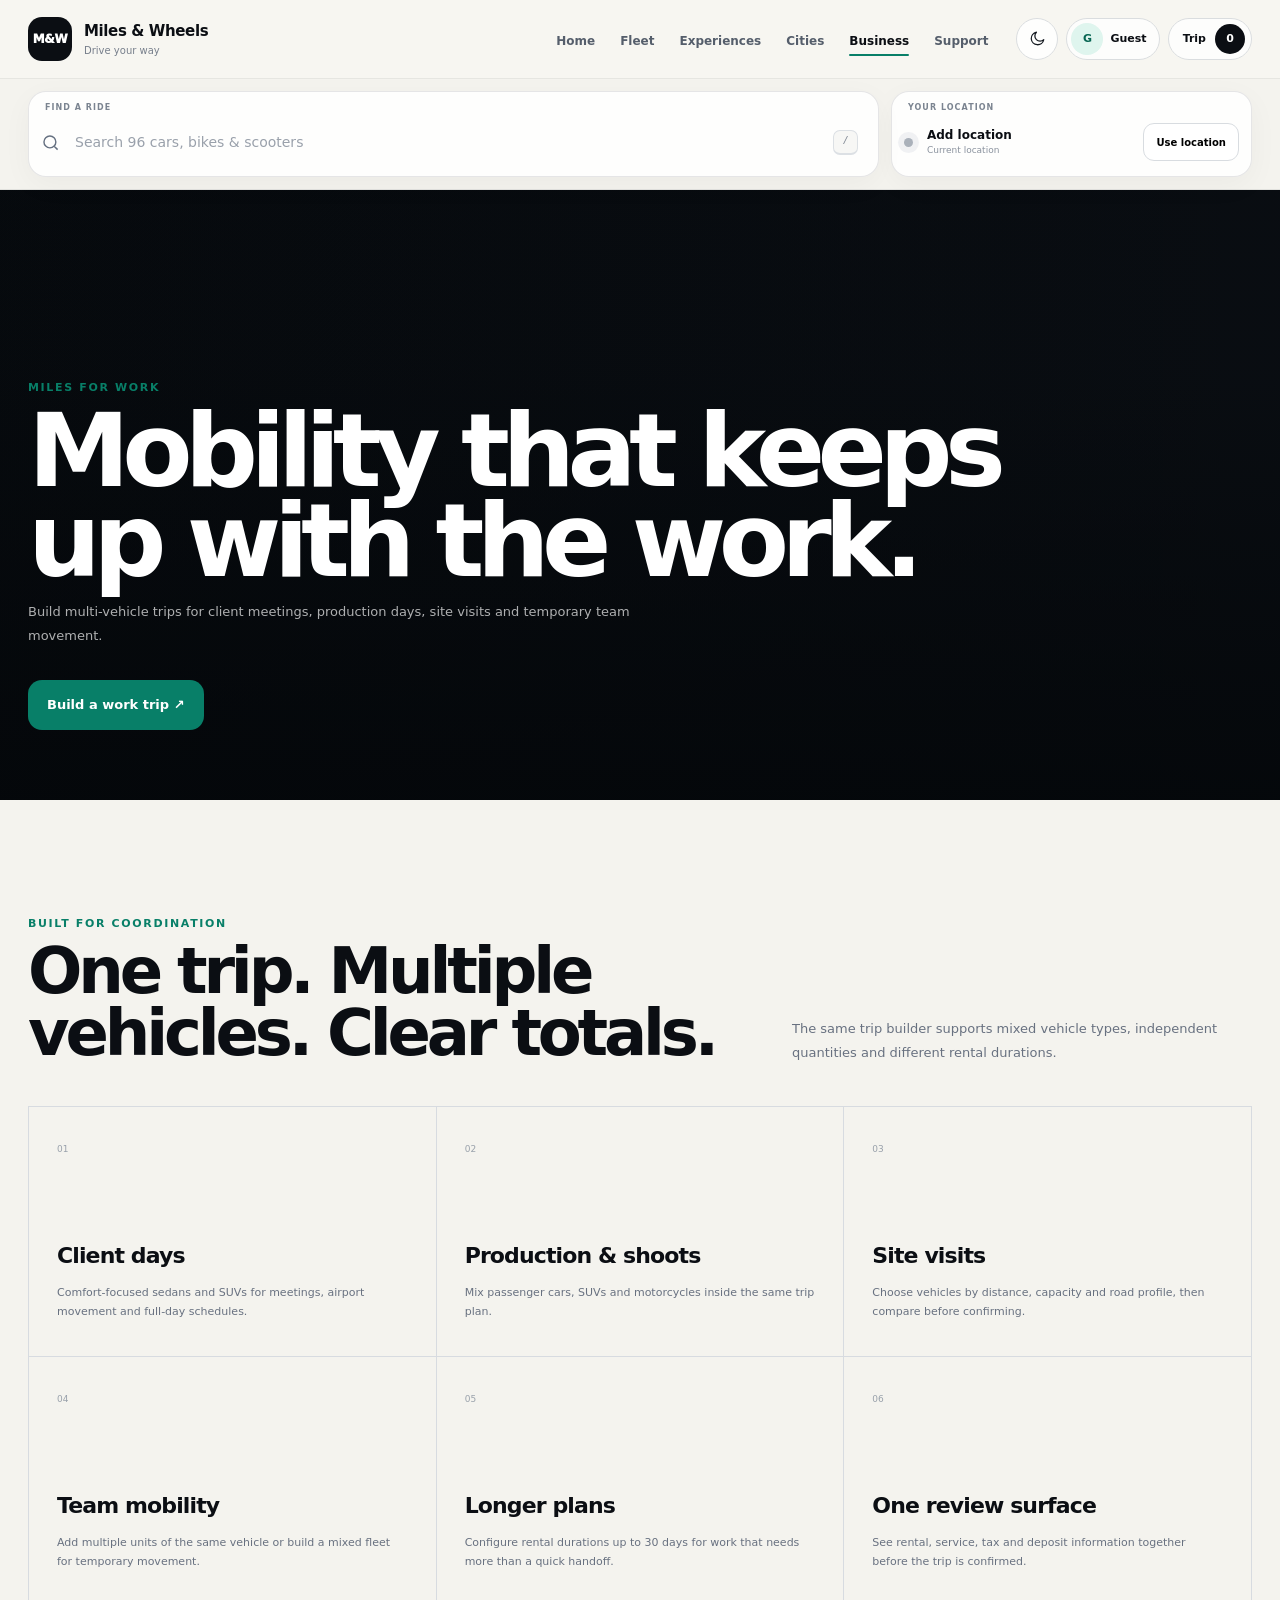
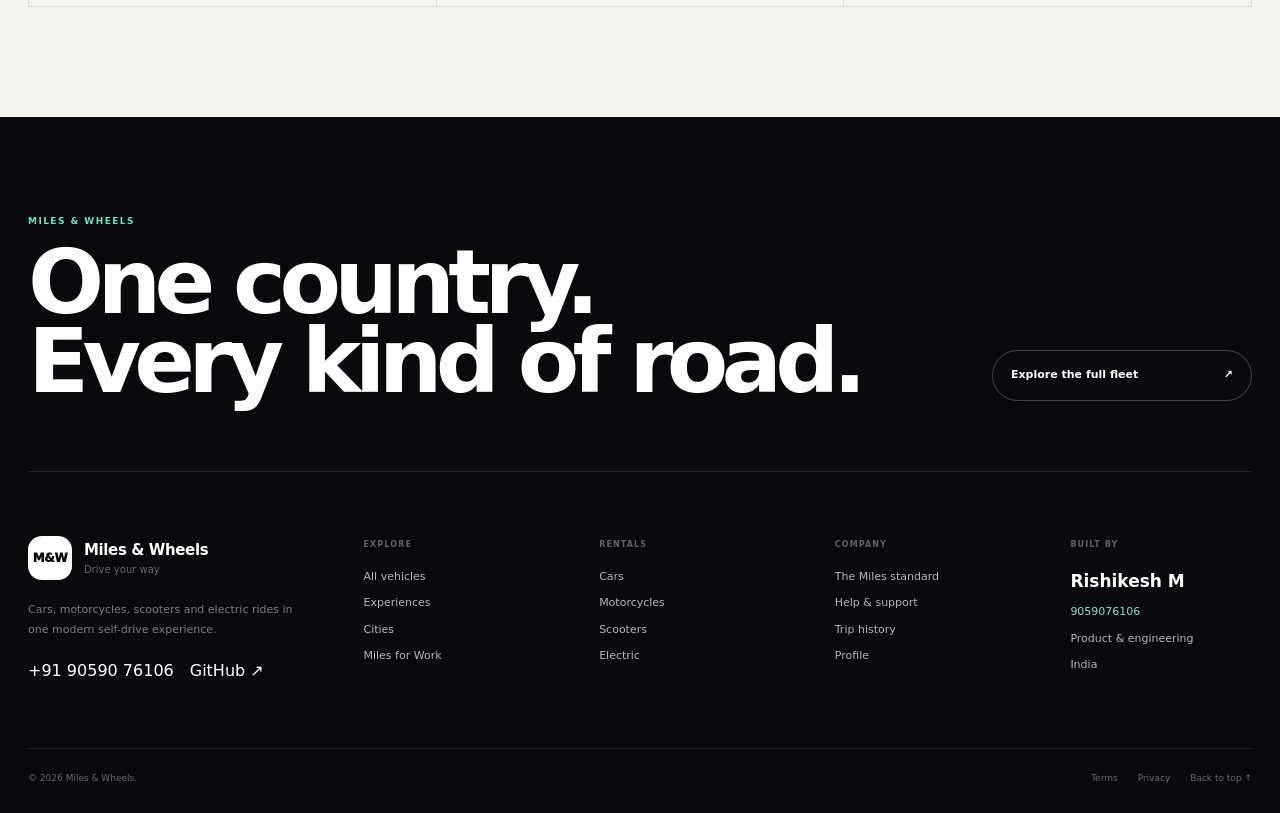
<file: business.html>
<!doctype html><html lang="en"><head><meta charset="UTF-8"><meta name="viewport" content="width=device-width,initial-scale=1"><meta name="theme-color" content="#f4f3ee"><title>Miles for Work — Miles & Wheels</title><link rel="icon" href="assets/favicon.svg"><script>(()=>{try{const t=localStorage.getItem('mw_theme')||(matchMedia('(prefers-color-scheme: dark)').matches?'dark':'light');document.documentElement.dataset.theme=t;document.documentElement.style.colorScheme=t}catch{}})()</script><link rel="stylesheet" href="assets/css/v2.css"><link rel="stylesheet" href="assets/css/v21.css"></head><body data-page="business"><div id="siteHeader"></div><main class="mw-page"><section class="mw-editorial-hero"><div class="bg" style="background-image:url('https://images.unsplash.com/photo-1493238792000-8113da705763?auto=format&fit=crop&w=2200&q=88')"></div><div class="mw-container"><span class="mw-kicker">Miles for Work</span><h1>Mobility that keeps up with the work.</h1><p>Build multi-vehicle trips for client meetings, production days, site visits and temporary team movement.</p><a class="mw-btn mw-btn-green" href="fleet.html" style="margin-top:20px">Build a work trip ↗</a></div></section><section class="mw-section"><div class="mw-container"><div class="mw-section-head" data-reveal><div><span class="mw-kicker">Built for coordination</span><h2>One trip. Multiple vehicles. Clear totals.</h2></div><p>The same trip builder supports mixed vehicle types, independent quantities and different rental durations.</p></div><div class="mw-standard-grid"><article data-reveal><span>01</span><h3>Client days</h3><p>Comfort-focused sedans and SUVs for meetings, airport movement and full-day schedules.</p></article><article data-reveal><span>02</span><h3>Production & shoots</h3><p>Mix passenger cars, SUVs and motorcycles inside the same trip plan.</p></article><article data-reveal><span>03</span><h3>Site visits</h3><p>Choose vehicles by distance, capacity and road profile, then compare before confirming.</p></article><article data-reveal><span>04</span><h3>Team mobility</h3><p>Add multiple units of the same vehicle or build a mixed fleet for temporary movement.</p></article><article data-reveal><span>05</span><h3>Longer plans</h3><p>Configure rental durations up to 30 days for work that needs more than a quick handoff.</p></article><article data-reveal><span>06</span><h3>One review surface</h3><p>See rental, service, tax and deposit information together before the trip is confirmed.</p></article></div></div></section></main><div id="siteFooter"></div><script type="module" src="assets/js/site.js"></script><script type="module" src="assets/js/page.js"></script><script type="module" src="assets/js/v21.js"></script></body></html>
</file>
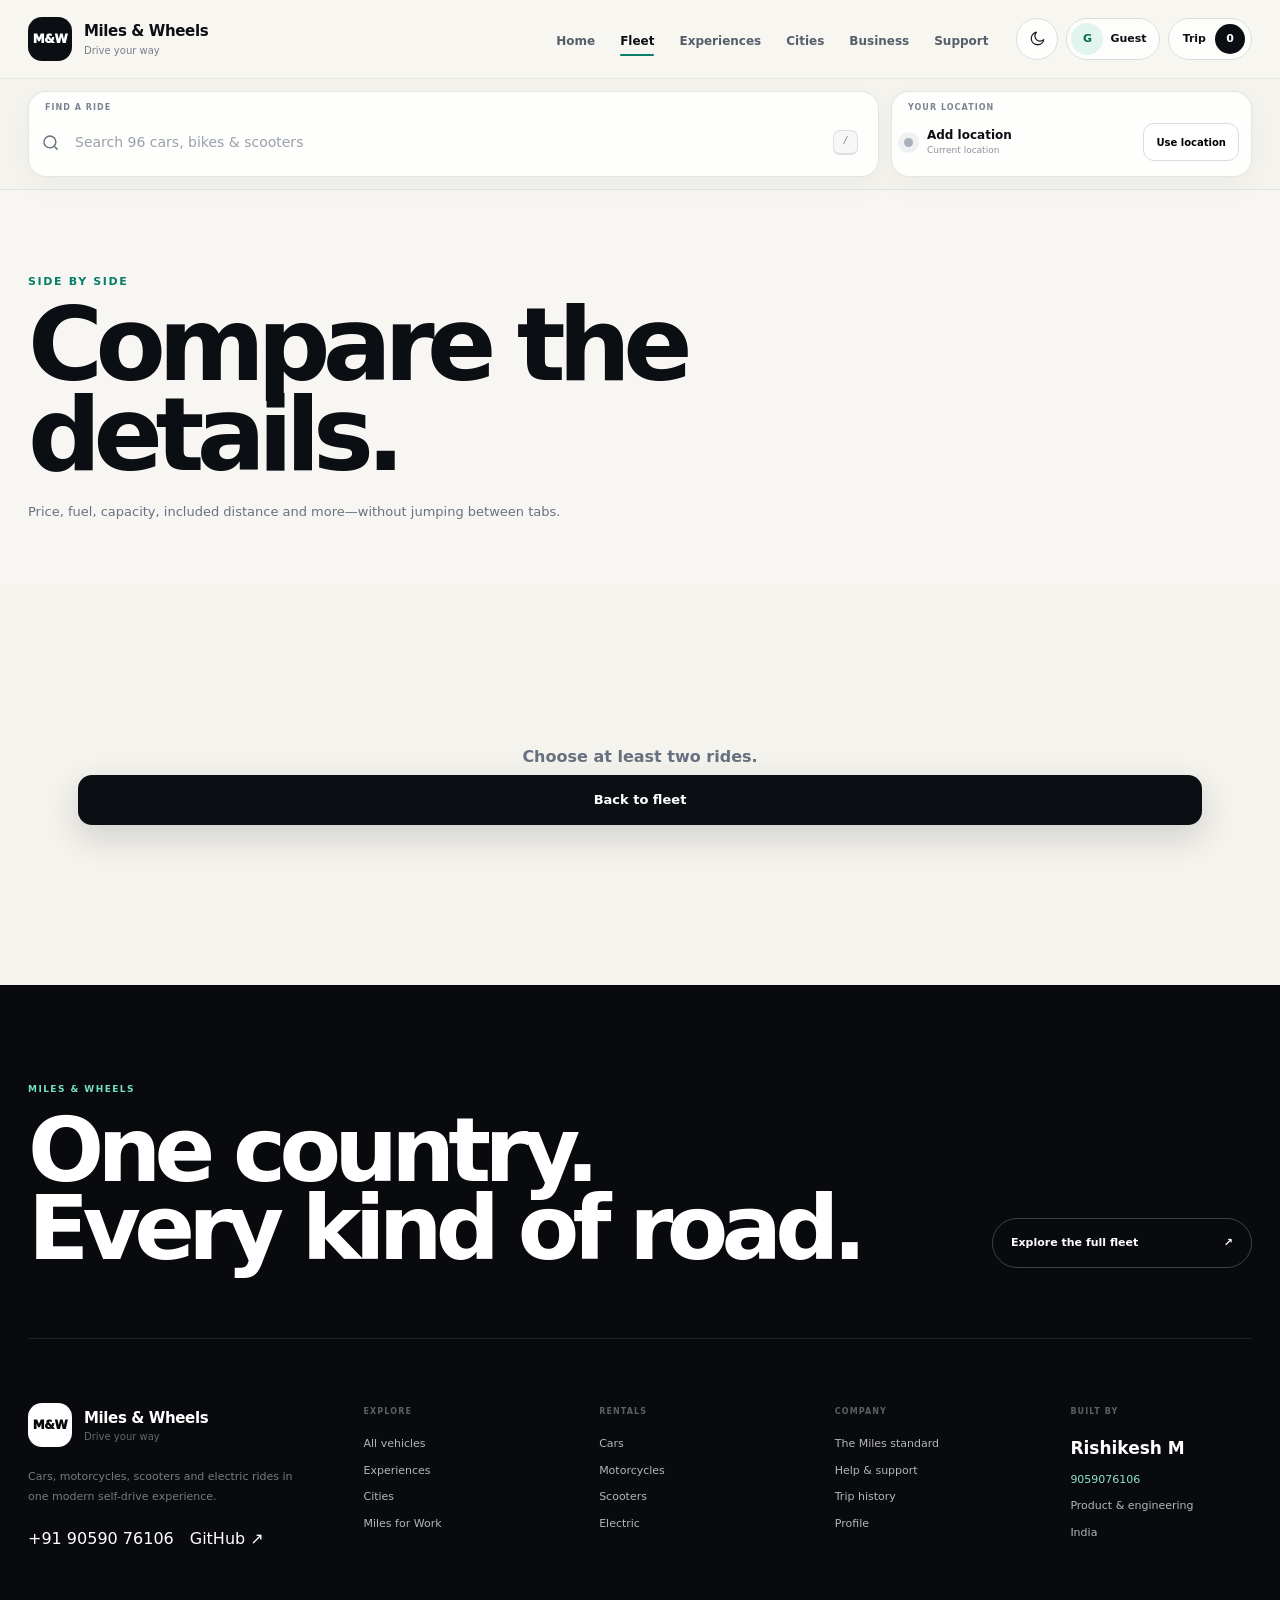
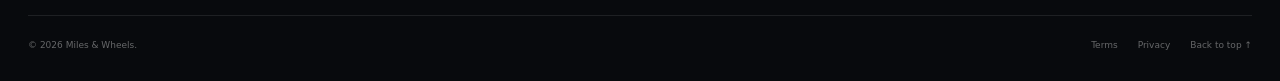
<file: compare.html>
<!doctype html><html lang="en"><head><meta charset="UTF-8"><meta name="viewport" content="width=device-width,initial-scale=1"><meta name="theme-color" content="#f4f3ee"><title>Compare rides — Miles & Wheels</title><link rel="icon" href="assets/favicon.svg"><script>(()=>{try{const t=localStorage.getItem('mw_theme')||(matchMedia('(prefers-color-scheme: dark)').matches?'dark':'light');document.documentElement.dataset.theme=t;document.documentElement.style.colorScheme=t}catch{}})()</script><link rel="stylesheet" href="assets/css/v2.css"><link rel="stylesheet" href="assets/css/v21.css"></head><body data-page="fleet"><div id="siteHeader"></div><main class="mw-page"><section class="mw-page-hero"><div class="mw-container"><span class="mw-kicker">Side by side</span><h1>Compare the details.</h1><p>Price, fuel, capacity, included distance and more—without jumping between tabs.</p></div></section><section class="mw-section"><div class="mw-container" id="compareRoot"></div></section></main><div id="siteFooter"></div><script type="module" src="assets/js/site.js"></script><script type="module" src="assets/js/compare.js"></script><script type="module" src="assets/js/v21.js"></script></body></html>
</file>
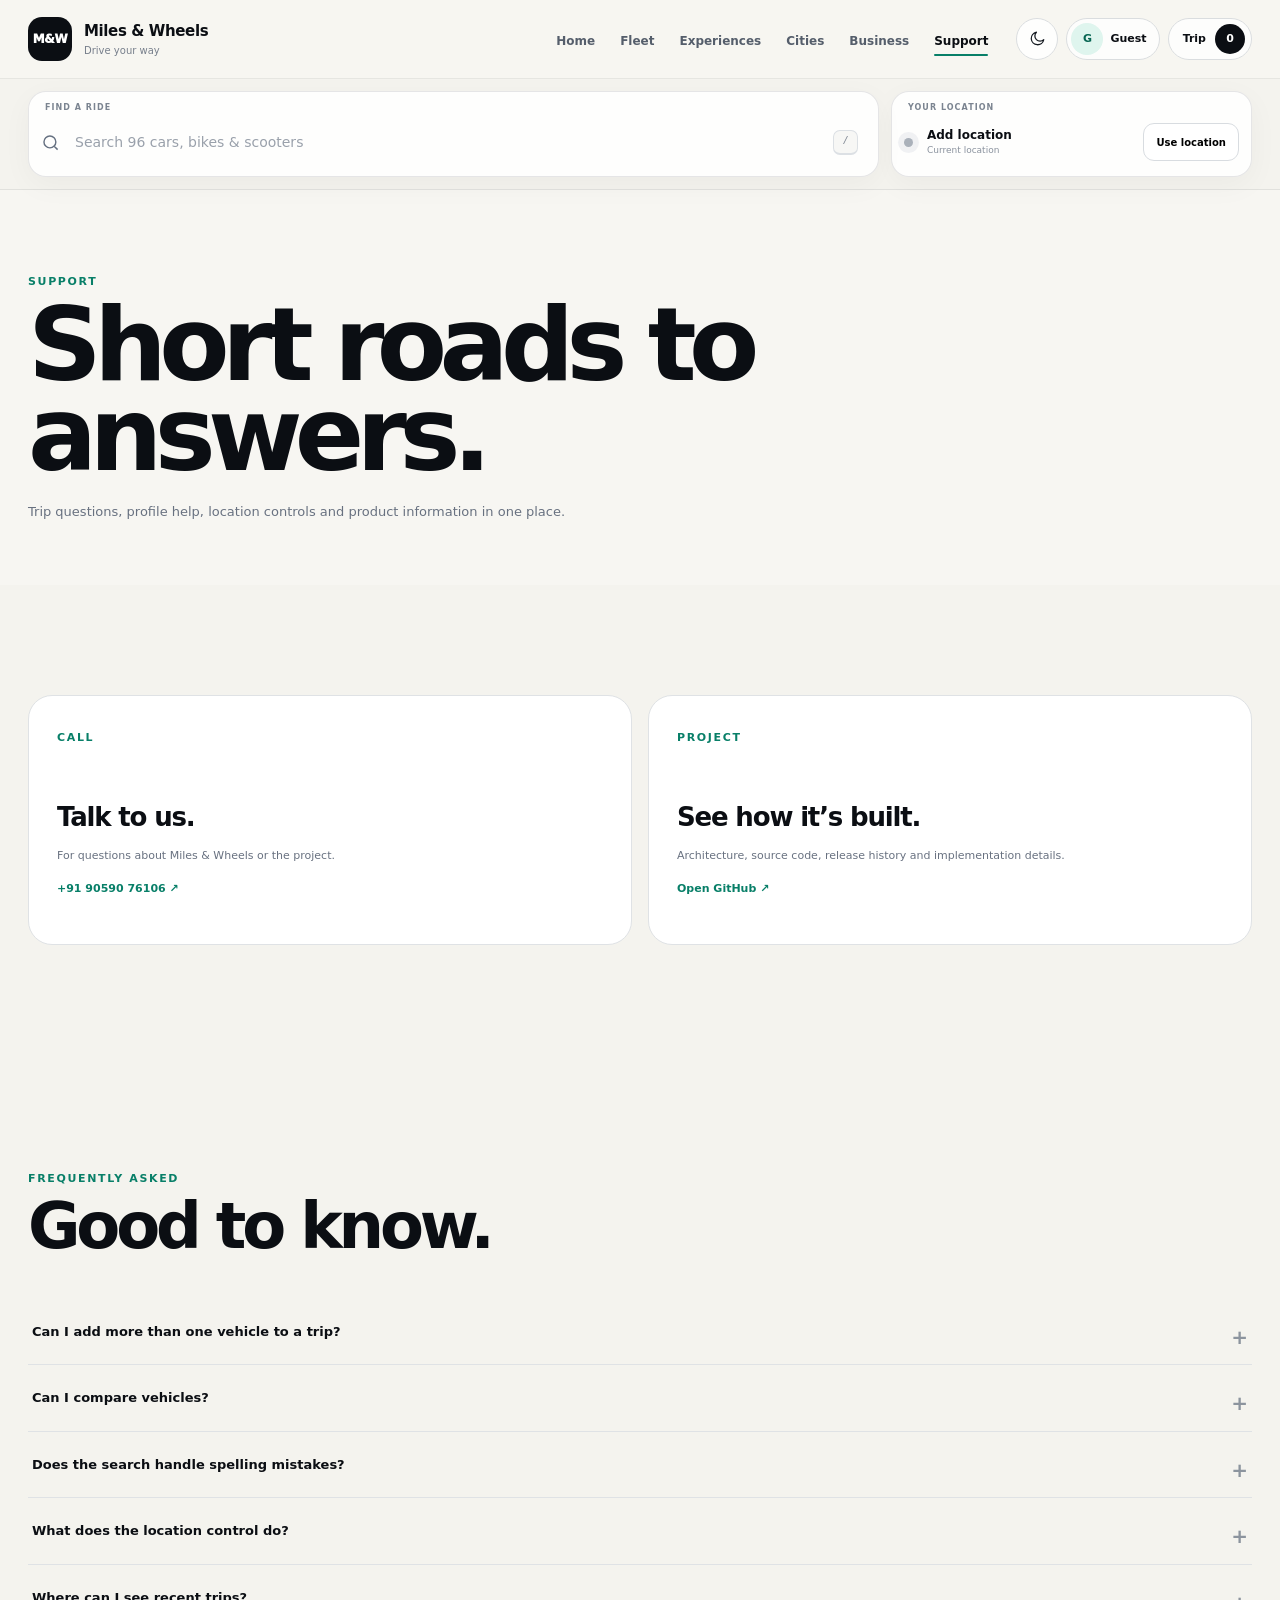
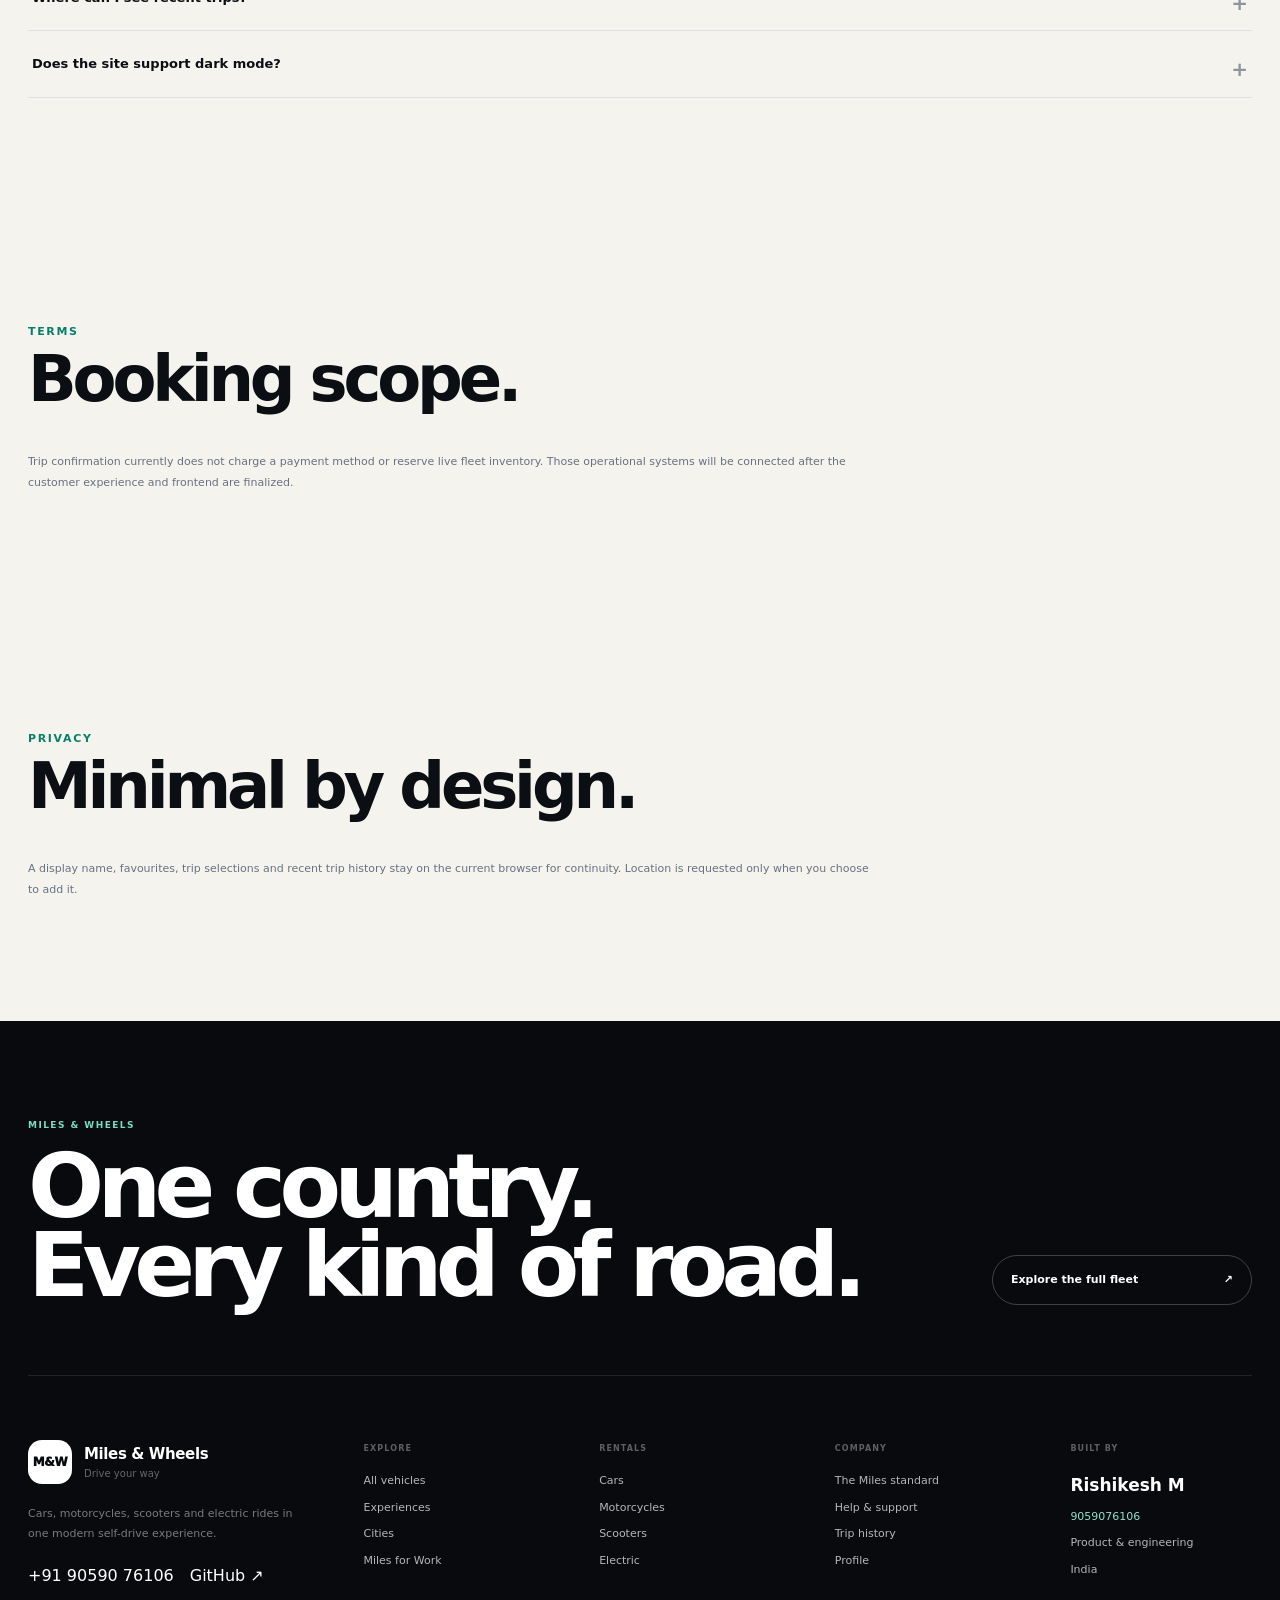
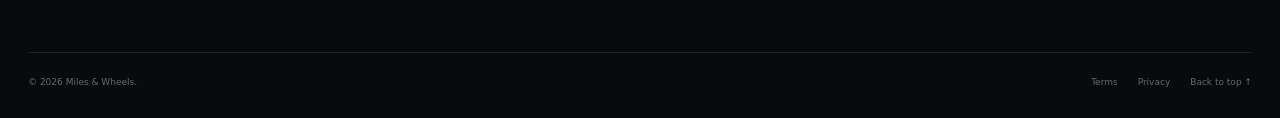
<file: support.html>
<!doctype html><html lang="en"><head><meta charset="UTF-8"><meta name="viewport" content="width=device-width,initial-scale=1"><meta name="theme-color" content="#f4f3ee"><title>Support — Miles & Wheels</title><link rel="icon" href="assets/favicon.svg"><script>(()=>{try{const t=localStorage.getItem('mw_theme')||(matchMedia('(prefers-color-scheme: dark)').matches?'dark':'light');document.documentElement.dataset.theme=t;document.documentElement.style.colorScheme=t}catch{}})()</script><link rel="stylesheet" href="assets/css/v2.css"><link rel="stylesheet" href="assets/css/v21.css"></head><body data-page="support"><div id="siteHeader"></div><main class="mw-page"><section class="mw-page-hero"><div class="mw-container"><span class="mw-kicker">Support</span><h1>Short roads to answers.</h1><p>Trip questions, profile help, location controls and product information in one place.</p></div></section><section class="mw-section"><div class="mw-container"><div class="mw-support-grid"><article class="mw-support-card" data-reveal><span class="mw-kicker">Call</span><h3>Talk to us.</h3><p>For questions about Miles & Wheels or the project.</p><a href="tel:+919059076106">+91 90590 76106 ↗</a></article><article class="mw-support-card" data-reveal><span class="mw-kicker">Project</span><h3>See how it’s built.</h3><p>Architecture, source code, release history and implementation details.</p><a href="https://github.com/Rishikeshsanin/miles-and-wheels" target="_blank" rel="noreferrer">Open GitHub ↗</a></article></div></div></section><section class="mw-section"><div class="mw-container"><div class="mw-section-head" data-reveal><div><span class="mw-kicker">Frequently asked</span><h2>Good to know.</h2></div></div><div class="mw-faq"><details><summary>Can I add more than one vehicle to a trip?</summary><p>Yes. Add multiple rides, set whole-number quantities and configure rental days independently before review.</p></details><details><summary>Can I compare vehicles?</summary><p>Yes. On the Fleet page, select up to three rides and compare price, fuel, transmission, capacity, included distance and deposit side by side.</p></details><details><summary>Does the search handle spelling mistakes?</summary><p>Yes. Search updates on every character and uses close-match scoring for common typing mistakes.</p></details><details><summary>What does the location control do?</summary><p>It keeps your current location visible in the utility dock while you browse.</p></details><details><summary>Where can I see recent trips?</summary><p>Open Profile from the header and choose Trip history, or use the Trip history link in the footer.</p></details><details><summary>Does the site support dark mode?</summary><p>Yes. Use the theme control in the header. Your preference is remembered on this browser.</p></details></div></div></section><section class="mw-section" id="terms"><div class="mw-container"><div class="mw-section-head"><div><span class="mw-kicker">Terms</span><h2>Booking scope.</h2></div></div><p style="max-width:850px;color:var(--muted);font-size:11px;line-height:1.9">Trip confirmation currently does not charge a payment method or reserve live fleet inventory. Those operational systems will be connected after the customer experience and frontend are finalized.</p></div></section><section class="mw-section" id="privacy"><div class="mw-container"><div class="mw-section-head"><div><span class="mw-kicker">Privacy</span><h2>Minimal by design.</h2></div></div><p style="max-width:850px;color:var(--muted);font-size:11px;line-height:1.9">A display name, favourites, trip selections and recent trip history stay on the current browser for continuity. Location is requested only when you choose to add it.</p></div></section></main><div id="siteFooter"></div><script type="module" src="assets/js/site.js"></script><script type="module" src="assets/js/page.js"></script><script type="module" src="assets/js/v21.js"></script></body></html>
</file>
<file: assets/css/v2.css>
:root{--ink:#0b0e13;--ink2:#171c24;--muted:#687180;--line:#dfe3e8;--paper:#fff;--canvas:#f4f3ee;--canvas2:#ebe9e1;--green:#087f68;--green2:#0aa17f;--mint:#b7f1df;--orange:#f36b2d;--danger:#b42318;--shadow:0 24px 80px rgba(11,14,19,.11);--shadow-lg:0 45px 140px rgba(8,12,17,.2);--radius:22px;--radius-lg:36px;--max:1380px;--ease:cubic-bezier(.16,1,.3,1)}*{box-sizing:border-box}html{scroll-behavior:smooth;scroll-padding-top:150px}body{margin:0;background:var(--canvas);color:var(--ink);font-family:Inter,ui-sans-serif,system-ui,-apple-system,BlinkMacSystemFont,"Segoe UI",sans-serif;-webkit-font-smoothing:antialiased;line-height:1.5}body.mw-no-scroll{overflow:hidden}[hidden]{display:none!important}a{color:inherit;text-decoration:none}button,input,select{font:inherit}button{cursor:pointer}img{display:block;max-width:100%}.mw-container{width:min(var(--max),calc(100% - 56px));margin-inline:auto}.mw-page{min-height:60vh}.mw-kicker,.mw-field-kicker,.mw-modal-kicker,.mw-promo-kicker{font-size:11px;font-weight:900;letter-spacing:.15em;text-transform:uppercase;color:var(--green)}.mw-btn{min-height:50px;border-radius:14px;padding:0 18px;border:1px solid transparent;font-weight:850;font-size:13px;display:inline-flex;align-items:center;justify-content:center;gap:10px;transition:transform .25s var(--ease),box-shadow .25s var(--ease),background .25s}.mw-btn:hover{transform:translateY(-2px)}.mw-btn-dark{background:var(--ink);color:#fff;box-shadow:0 12px 35px rgba(11,14,19,.16)}.mw-btn-line{background:#fff;border-color:var(--line);color:var(--ink)}.mw-btn-green{background:var(--green);color:#fff}.mw-header{position:sticky;top:0;z-index:110;background:rgba(247,246,242,.88);backdrop-filter:blur(22px);border-bottom:1px solid rgba(11,14,19,.07)}.mw-nav{min-height:78px;display:flex;align-items:center;gap:28px}.mw-brand{display:inline-flex;align-items:center;gap:12px;flex:none}.mw-brand-mark{width:44px;height:44px;border-radius:14px;background:var(--ink);color:#fff;display:grid;place-items:center;font-weight:950;font-size:12px;letter-spacing:-.03em}.mw-brand>span:last-child{display:grid}.mw-brand strong{font-size:15px;letter-spacing:-.025em}.mw-brand small{font-size:10px;color:#777f8b}.mw-desktop-nav{margin-left:auto;display:flex;align-items:center;gap:25px}.mw-desktop-nav a{position:relative;padding:29px 0 25px;color:#555e6b;font-size:12px;font-weight:780}.mw-desktop-nav a:after{content:"";position:absolute;left:0;right:0;bottom:19px;height:2px;border-radius:2px;background:var(--green);transform:scaleX(0);transition:transform .25s var(--ease)}.mw-desktop-nav a:hover,.mw-desktop-nav a.is-active{color:var(--ink)}.mw-desktop-nav a.is-active:after{transform:scaleX(1)}.mw-nav-actions{display:flex;align-items:center;gap:8px}.mw-icon-button,.mw-trip-button,.mw-menu-button{height:42px;border:1px solid #dadddf;border-radius:999px;background:rgba(255,255,255,.8);color:var(--ink)}.mw-icon-button{display:flex;align-items:center;gap:7px;padding:4px 12px 4px 4px;font-size:11px;font-weight:800}.mw-avatar{width:32px;height:32px;border-radius:50%;display:grid;place-items:center;background:#dff5ee;color:#086653}.mw-trip-button{display:flex;align-items:center;gap:9px;padding:0 6px 0 14px;font-size:11px;font-weight:900}.mw-trip-button b{min-width:30px;height:30px;border-radius:999px;background:var(--ink);color:#fff;display:grid;place-items:center}.mw-menu-button{display:none;width:42px;padding:0;position:relative}.mw-menu-button i{position:absolute;left:12px;right:12px;top:16px;height:1.5px;background:var(--ink)}.mw-menu-button i+i{top:23px}.mw-mobile-menu{background:#fff;border-top:1px solid var(--line);padding:12px 24px 20px}.mw-mobile-menu a{display:block;padding:11px 0;font-weight:800}.mw-utility-bar{position:sticky;top:78px;z-index:100;background:rgba(244,243,238,.94);backdrop-filter:blur(18px);border-bottom:1px solid rgba(11,14,19,.08)}.mw-utility-grid{display:grid;grid-template-columns:minmax(0,1.65fr) minmax(320px,.7fr);gap:12px;padding:12px 0}.mw-global-search,.mw-location-control{position:relative;border:1px solid rgba(11,14,19,.1);border-radius:18px;background:rgba(255,255,255,.9);box-shadow:0 8px 30px rgba(11,14,19,.04)}.mw-global-search{padding:10px 12px 11px}.mw-field-kicker{display:block;margin:0 0 5px 4px;color:#7b8490;font-size:8px;letter-spacing:.13em}.mw-search-field{height:46px;display:grid;grid-template-columns:24px 1fr auto auto;align-items:center;gap:8px}.mw-search-field svg{width:19px;fill:none;stroke:#657080;stroke-width:1.8}.mw-search-field input{min-width:0;border:0;outline:0;background:transparent;font-size:14px;color:var(--ink)}.mw-search-field input::placeholder{color:#9aa1ab}.mw-search-field kbd{width:25px;height:25px;border:1px solid #dce0e4;border-bottom-width:2px;border-radius:7px;display:grid;place-items:center;color:#7c8590;background:#f7f7f5;font-size:10px}.mw-search-field button{width:28px;height:28px;border:0;border-radius:50%;background:#edf0f2;color:#4d5662;font-size:18px}.mw-search-results{position:absolute;z-index:150;left:0;right:0;top:calc(100% + 8px);max-height:min(520px,65vh);overflow:auto;padding:9px;border:1px solid rgba(11,14,19,.1);border-radius:20px;background:#fff;box-shadow:var(--shadow-lg)}.mw-search-result{display:grid;grid-template-columns:64px minmax(0,1fr) auto;align-items:center;gap:12px;padding:9px;border-radius:13px;transition:background .2s}.mw-search-result:hover{background:#f3f5f4}.mw-search-result img{width:64px;height:48px;object-fit:cover;border-radius:10px}.mw-search-result strong{display:block;font-size:13px}.mw-search-result small{display:block;color:#7a8290;font-size:10px}.mw-search-result>b{font-size:12px}.mw-search-result>b small{display:inline}.mw-search-empty{padding:22px;display:grid;gap:7px}.mw-search-empty strong{font-size:15px}.mw-search-empty span{font-size:12px;color:var(--muted)}.mw-search-empty a{margin-top:5px;color:var(--green);font-size:11px;font-weight:850}.mw-location-control{padding:10px 12px}.mw-location-inner{height:46px;display:grid;grid-template-columns:12px 1fr auto;align-items:center;gap:11px}.mw-location-pulse{width:9px;height:9px;border-radius:50%;background:#aab1ba;box-shadow:0 0 0 6px rgba(148,158,169,.13)}.mw-location-control.is-set .mw-location-pulse{background:var(--green2);box-shadow:0 0 0 6px rgba(10,161,127,.11)}.mw-location-inner strong{display:block;font-size:12px;white-space:nowrap;overflow:hidden;text-overflow:ellipsis}.mw-location-inner small{display:block;color:#8a929d;font-size:9px}.mw-location-inner button{height:38px;border:1px solid #d8dce0;border-radius:11px;background:#fff;padding:0 12px;font-size:10px;font-weight:850}.mw-section{padding:110px 0}.mw-section-head{display:flex;justify-content:space-between;align-items:end;gap:40px;margin-bottom:42px}.mw-section-head h2{margin:6px 0 0;font-size:clamp(42px,5vw,74px);line-height:.97;letter-spacing:-.065em;max-width:830px}.mw-section-head p{max-width:460px;margin:0;color:var(--muted);font-size:13px;line-height:1.8}.mw-section-dark{background:#080b0f;color:#fff}.mw-section-dark .mw-kicker{color:#75dfc1}.mw-section-dark .mw-section-head p{color:rgba(255,255,255,.55)}.mw-hero{padding:22px 0 0;background:var(--canvas);overflow:hidden}.mw-hero-carousel{position:relative;min-height:680px;border-radius:42px;overflow:hidden;background:#0c1017;box-shadow:var(--shadow-lg)}.mw-slide{position:absolute;inset:0;opacity:0;visibility:hidden;transform:scale(1.03);transition:opacity .8s ease,transform 1.3s var(--ease),visibility .8s}.mw-slide.is-active{opacity:1;visibility:visible;transform:scale(1)}.mw-slide-bg{position:absolute;inset:0;background-size:cover;background-position:center}.mw-slide-bg:after{content:"";position:absolute;inset:0;background:linear-gradient(90deg,rgba(4,8,13,.88) 0%,rgba(4,8,13,.62) 43%,rgba(4,8,13,.12) 76%),linear-gradient(0deg,rgba(4,8,13,.55),transparent 42%)}.mw-slide-content{position:relative;z-index:2;min-height:680px;padding:78px 72px 86px;display:flex;flex-direction:column;justify-content:flex-end;align-items:flex-start;color:#fff}.mw-slide-content .mw-kicker{color:#a9f2dc}.mw-slide-content h1{margin:10px 0 18px;max-width:860px;font-size:clamp(64px,7.6vw,118px);line-height:.88;letter-spacing:-.075em}.mw-slide-content p{max-width:620px;margin:0;color:rgba(255,255,255,.72);font-size:14px;line-height:1.75}.mw-slide-actions{display:flex;gap:10px;margin-top:28px}.mw-slide-actions .mw-btn-line{background:rgba(255,255,255,.08);border-color:rgba(255,255,255,.32);color:#fff;backdrop-filter:blur(12px)}.mw-carousel-ui{position:absolute;z-index:5;left:72px;right:72px;bottom:26px;display:flex;align-items:center;gap:13px}.mw-carousel-bars{display:grid;grid-template-columns:repeat(4,1fr);gap:6px;flex:1}.mw-carousel-bars button{height:3px;padding:0;border:0;background:rgba(255,255,255,.24);overflow:hidden;position:relative}.mw-carousel-bars button:after{content:"";position:absolute;inset:0;background:#fff;transform-origin:left;transform:scaleX(0)}.mw-carousel-bars button.is-active:after{animation:mwSlideProgress 6s linear forwards}.mw-carousel-controls{display:flex;gap:7px}.mw-carousel-controls button{width:42px;height:42px;border:1px solid rgba(255,255,255,.35);border-radius:50%;background:rgba(10,14,20,.35);color:#fff;font-size:18px;backdrop-filter:blur(10px)}@keyframes mwSlideProgress{to{transform:scaleX(1)}}.mw-hero-ticker{display:flex;overflow:hidden;padding:22px 0 18px}.mw-ticker-track{display:flex;gap:36px;min-width:max-content;animation:mwTicker 25s linear infinite}.mw-ticker-track span{display:flex;align-items:center;gap:14px;color:#6b7380;font-size:10px;font-weight:850;letter-spacing:.1em;text-transform:uppercase}.mw-ticker-track span:before{content:"";width:5px;height:5px;border-radius:50%;background:var(--green)}@keyframes mwTicker{to{transform:translateX(-50%)}}.mw-metrics{border-top:1px solid rgba(11,14,19,.08);border-bottom:1px solid rgba(11,14,19,.08);background:#eeece5}.mw-metrics-grid{display:grid;grid-template-columns:repeat(4,1fr)}.mw-metrics article{min-height:126px;padding:24px;border-right:1px solid rgba(11,14,19,.08);display:flex;align-items:end;gap:10px}.mw-metrics article:last-child{border-right:0}.mw-metrics strong{font-size:38px;line-height:1;letter-spacing:-.055em}.mw-metrics span{padding-bottom:4px;color:#7a828d;font-size:9px;text-transform:uppercase;letter-spacing:.1em}.mw-vehicle-row-wrap{position:relative}.mw-vehicle-row{display:grid;grid-auto-flow:column;grid-auto-columns:minmax(300px,370px);gap:18px;overflow:auto;scroll-snap-type:x mandatory;padding:4px 2px 18px;scrollbar-width:none}.mw-vehicle-row::-webkit-scrollbar{display:none}.mw-vehicle-card{position:relative;scroll-snap-align:start;border:1px solid rgba(11,14,19,.08);border-radius:24px;background:#fff;overflow:hidden;transition:transform .35s var(--ease),box-shadow .35s}.mw-vehicle-card:hover{transform:translateY(-6px);box-shadow:0 28px 70px rgba(11,14,19,.11)}.mw-vehicle-card.mw-tilt-ready{transform-style:preserve-3d;will-change:transform}.mw-vehicle-media{position:relative;display:block;aspect-ratio:16/10;overflow:hidden;background:#dfe2e3}.mw-vehicle-media img{width:100%;height:100%;object-fit:cover;transition:transform .75s var(--ease),filter .5s}.mw-vehicle-card:hover .mw-vehicle-media img{transform:scale(1.055)}.mw-vehicle-badge{position:absolute;left:13px;top:13px;padding:6px 9px;border-radius:999px;background:rgba(255,255,255,.9);backdrop-filter:blur(12px);font-size:8px;font-weight:900;letter-spacing:.09em;text-transform:uppercase}.mw-vehicle-copy{padding:17px}.mw-vehicle-title{display:flex;justify-content:space-between;gap:12px}.mw-vehicle-title small{color:#7e8793;font-size:9px}.mw-vehicle-title h3{margin:3px 0 0;font-size:18px;letter-spacing:-.035em}.mw-favourite{width:34px;height:34px;border:1px solid #e0e3e6;border-radius:50%;background:#fff;font-size:17px}.mw-favourite.is-active{color:#e22d61;background:#fff0f4}.mw-specs{display:flex;flex-wrap:wrap;gap:6px;margin:15px 0}.mw-specs span{padding:6px 8px;border-radius:8px;background:#f3f4f3;color:#666f7a;font-size:8px;font-weight:750}.mw-vehicle-bottom{display:flex;align-items:end;justify-content:space-between;gap:14px;border-top:1px solid #eceef0;padding-top:14px}.mw-vehicle-bottom strong{font-size:18px}.mw-vehicle-bottom small{color:#8a929d;font-size:9px}.mw-add-button{height:38px;min-width:76px;border:0;border-radius:11px;background:var(--ink);color:#fff;font-size:10px;font-weight:900}.mw-add-button span{margin-left:8px}.mw-row-arrows{position:absolute;right:0;top:-78px;display:flex;gap:8px}.mw-row-arrows button{width:44px;height:44px;border:1px solid #d8dce0;border-radius:50%;background:#fff;font-size:18px}.mw-bento{display:grid;grid-template-columns:1.25fr .75fr .75fr;grid-template-rows:360px 270px;gap:14px}.mw-bento-card{position:relative;overflow:hidden;border-radius:30px;padding:28px;background:#fff;border:1px solid rgba(11,14,19,.07)}.mw-bento-card h3{margin:8px 0 10px;font-size:clamp(28px,3vw,44px);line-height:.98;letter-spacing:-.055em}.mw-bento-card p{max-width:390px;color:var(--muted);font-size:11px;line-height:1.7}.mw-bento-card a{position:absolute;left:28px;bottom:26px;font-size:10px;font-weight:900}.mw-bento-main{grid-row:span 2;background:#0a1117;color:#fff}.mw-bento-main:before,.mw-bento-image:before{content:"";position:absolute;inset:0;background-size:cover;background-position:center;opacity:.38;transition:transform 1s var(--ease),opacity .6s}.mw-bento-main:before{background-image:linear-gradient(#06111788,#061117bb),url('https://images.unsplash.com/photo-1500534623283-312aade485b7?auto=format&fit=crop&w=1400&q=84')}.mw-bento-main:hover:before,.mw-bento-image:hover:before{transform:scale(1.06);opacity:.52}.mw-bento-main>*{position:relative;z-index:1}.mw-bento-main .mw-kicker{color:#9cebd4}.mw-bento-main p{color:rgba(255,255,255,.64)}.mw-bento-image{color:#fff}.mw-bento-image:before{background-image:linear-gradient(#07101855,#071018aa),url('https://images.unsplash.com/photo-1558981806-ec527fa84c39?auto=format&fit=crop&w=900&q=84')}.mw-bento-image>*{position:relative;z-index:1}.mw-bento-ev{background:#dff4ed}.mw-bento-family{background:#f0e4d9}.mw-bento-business{background:#e4e9f8}.mw-standard-grid{display:grid;grid-template-columns:repeat(3,1fr);border-top:1px solid #d7dbe0;border-left:1px solid #d7dbe0}.mw-standard-grid article{min-height:250px;padding:28px;border-right:1px solid #d7dbe0;border-bottom:1px solid #d7dbe0;transition:background .3s,transform .3s var(--ease)}.mw-standard-grid article:hover{background:#fff;transform:translateY(-4px)}.mw-standard-grid span{font-size:9px;color:#98a0aa}.mw-standard-grid h3{margin:80px 0 12px;font-size:22px;letter-spacing:-.04em}.mw-standard-grid p{margin:0;color:var(--muted);font-size:11px;line-height:1.7}.mw-cinematic{position:relative;min-height:760px;overflow:hidden;background:#080b0e;color:#fff;display:flex;align-items:flex-end}.mw-cinematic-media{position:absolute;inset:-2%;background:url('https://images.unsplash.com/photo-1503376780353-7e6692767b70?auto=format&fit=crop&w=2200&q=88') center/cover no-repeat;transform:scale(1.04);transition:transform 1.4s var(--ease)}.mw-cinematic:hover .mw-cinematic-media{transform:scale(1)}.mw-cinematic:after{content:"";position:absolute;inset:0;background:linear-gradient(90deg,rgba(3,6,8,.88),rgba(3,6,8,.28) 68%),linear-gradient(0deg,rgba(3,6,8,.78),transparent 50%)}.mw-cinematic-copy{position:relative;z-index:2;padding-bottom:95px}.mw-cinematic h2{margin:8px 0 22px;max-width:940px;font-size:clamp(64px,8vw,118px);line-height:.88;letter-spacing:-.075em}.mw-cinematic p{max-width:520px;color:rgba(255,255,255,.68);font-size:13px;line-height:1.8}.mw-city-rail{display:grid;grid-auto-flow:column;grid-auto-columns:minmax(260px,360px);gap:12px;overflow:auto;scroll-snap-type:x mandatory;scrollbar-width:none;padding-bottom:15px}.mw-city-rail::-webkit-scrollbar{display:none}.mw-city-card{position:relative;min-height:390px;border-radius:26px;overflow:hidden;scroll-snap-align:start;background:#111}.mw-city-card img{position:absolute;width:100%;height:100%;object-fit:cover;transition:transform .7s var(--ease)}.mw-city-card:hover img{transform:scale(1.06)}.mw-city-card:after{content:"";position:absolute;inset:0;background:linear-gradient(0deg,rgba(7,10,14,.82),transparent 58%)}.mw-city-card div{position:absolute;z-index:2;left:22px;right:22px;bottom:22px;color:#fff}.mw-city-card small{font-size:8px;letter-spacing:.12em;text-transform:uppercase;color:#b5f3df}.mw-city-card h3{margin:5px 0 4px;font-size:26px}.mw-city-card span{font-size:10px;color:rgba(255,255,255,.7)}.mw-footer{background:#080a0d;color:#fff;padding-top:90px}.mw-footer-hero{display:flex;justify-content:space-between;align-items:end;gap:40px;padding-bottom:70px;border-bottom:1px solid rgba(255,255,255,.1)}.mw-footer-kicker{color:#75dfc1;font-size:9px;font-weight:900;letter-spacing:.16em;text-transform:uppercase}.mw-footer-hero h2{margin:12px 0 0;font-size:clamp(58px,7vw,100px);line-height:.88;letter-spacing:-.075em}.mw-footer-cta{min-width:260px;border:1px solid rgba(255,255,255,.22);border-radius:999px;padding:16px 18px;display:flex;justify-content:space-between;align-items:center;font-size:11px;font-weight:850}.mw-footer-cta:hover{background:#fff;color:#080a0d}.mw-footer-grid{display:grid;grid-template-columns:1.55fr repeat(4,1fr);gap:54px;padding:64px 0}.mw-brand-dark .mw-brand-mark{background:#fff;color:#080a0d}.mw-brand-dark strong{color:#fff}.mw-brand-dark small{color:rgba(255,255,255,.38)}.mw-footer-brand p{max-width:380px;color:rgba(255,255,255,.46);font-size:11px;line-height:1.8;margin:20px 0}.mw-footer-contact{display:flex;gap:16px;flex-wrap:wrap}.mw-footer h3{margin:3px 0 18px;color:rgba(255,255,255,.35);font-size:8px;letter-spacing:.14em;text-transform:uppercase}.mw-footer-grid>div:not(.mw-footer-brand)>a,.mw-footer-link,.mw-footer-built span{display:block;margin:10px 0;color:rgba(255,255,255,.7);font-size:11px}.mw-footer a:hover,.mw-footer-link:hover{color:#fff}.mw-footer-link{padding:0;border:0;background:none;text-align:left}.mw-footer-built strong{display:block;font-size:17px;margin-bottom:10px}.mw-footer-built>a{color:#8de3cc!important}.mw-footer-bottom{display:flex;justify-content:space-between;gap:30px;padding:23px 0 28px;border-top:1px solid rgba(255,255,255,.09);color:rgba(255,255,255,.38);font-size:9px}.mw-footer-bottom div{display:flex;gap:20px}.mw-overlay{position:fixed;inset:0;z-index:180;background:rgba(3,6,9,.56);backdrop-filter:blur(6px)}.mw-drawer{position:fixed;z-index:190;top:0;right:0;width:min(470px,100%);height:100dvh;display:flex;flex-direction:column;background:#fff;box-shadow:-35px 0 100px rgba(0,0,0,.18);transform:translateX(104%);transition:transform .38s var(--ease)}.mw-drawer.is-open{transform:none}.mw-drawer>header{padding:24px;display:flex;justify-content:space-between;border-bottom:1px solid var(--line)}.mw-drawer>header span{font-size:9px;color:var(--muted);text-transform:uppercase;letter-spacing:.12em}.mw-drawer>header h2{margin:2px 0 0;font-size:28px;letter-spacing:-.045em}.mw-close{width:38px;height:38px;border:1px solid #dce0e4;border-radius:50%;background:#fff;font-size:20px}.mw-drawer-body{flex:1;overflow:auto;padding:16px 22px}.mw-drawer>footer{padding:18px 22px 24px;border-top:1px solid var(--line);background:#fafaf7}.mw-empty-cart{text-align:center;padding:80px 20px;display:grid;gap:10px}.mw-empty-cart>span{font-size:44px;color:#b0b6be}.mw-empty-cart p{margin:0 0 8px;color:var(--muted);font-size:11px}.mw-cart-item{display:grid;grid-template-columns:86px 1fr;gap:13px;padding:13px 0;border-bottom:1px solid #eceff1}.mw-cart-item img{width:86px;height:72px;object-fit:cover;border-radius:12px}.mw-cart-item-head{display:flex;justify-content:space-between;gap:8px}.mw-cart-item-head strong{font-size:12px}.mw-cart-item-head button{border:0;background:none;color:#7f8791}.mw-cart-item>div>small{font-size:9px;color:var(--muted)}.mw-cart-controls{display:grid;grid-template-columns:1fr 1fr;gap:8px;margin-top:10px}.mw-cart-controls label{font-size:8px;color:#7b8490}.mw-cart-controls label>span{margin-top:4px;display:flex;justify-content:space-between;align-items:center;border:1px solid #e2e5e8;border-radius:9px;padding:3px}.mw-cart-controls button{width:25px;height:25px;border:0;border-radius:6px;background:#f1f2f1}.mw-price-row{display:flex;justify-content:space-between;margin:7px 0;color:#59616d;font-size:10px}.mw-price-total{padding-top:10px;margin-top:10px;border-top:1px solid #dde1e5;color:var(--ink);font-size:14px}.mw-deposit{display:block;margin:11px 0 14px;color:#39776c;font-size:9px}.mw-drawer>footer .mw-btn{width:100%}.mw-modal{position:fixed;z-index:200;inset:0;display:grid;place-items:center;padding:24px;overflow:auto}.mw-modal-card{position:relative;width:min(880px,100%);max-height:calc(100dvh - 48px);overflow:auto;background:#fff;border-radius:30px;padding:34px;box-shadow:var(--shadow-lg)}.mw-modal-small{width:min(500px,100%)}.mw-modal-card>.mw-close{position:absolute;right:18px;top:18px}.mw-modal-card h2{margin:6px 46px 10px 0;font-size:36px;letter-spacing:-.055em}.mw-modal-card>p{color:var(--muted);font-size:12px}.mw-modal-card form{display:grid;gap:12px}.mw-modal-card form label:not(.mw-check){display:grid;gap:6px;color:#535d68;font-size:9px;font-weight:850}.mw-modal-card input{height:48px;border:1px solid #dce0e4;border-radius:11px;padding:0 12px;outline:0}.mw-modal-card input:focus{border-color:var(--green);box-shadow:0 0 0 3px rgba(8,127,104,.1)}.mw-text-danger{margin-top:8px;border:0;background:none;color:var(--danger);font-size:10px;font-weight:850}.mw-checkout-card{width:min(980px,100%)}.mw-checkout-grid{display:grid;grid-template-columns:1fr 1fr;gap:36px}.mw-form-grid{display:grid;grid-template-columns:1fr 1fr;gap:10px}.mw-check{display:flex;gap:10px;align-items:flex-start;font-size:10px;color:var(--muted)}.mw-check input{height:auto;margin-top:2px}.mw-checkout-summary{background:#f5f4ef;border-radius:18px;padding:20px}.mw-checkout-summary h3{margin-top:0}.mw-checkout-item{display:grid;grid-template-columns:58px 1fr auto;gap:9px;align-items:center;padding:9px 0;border-bottom:1px solid #dedfdc}.mw-checkout-item img{width:58px;height:45px;object-fit:cover;border-radius:9px}.mw-checkout-item strong{display:block;font-size:10px}.mw-checkout-item small{font-size:8px;color:var(--muted)}.mw-checkout-item>b{font-size:10px}.mw-history-empty{padding:50px;text-align:center;display:grid;gap:6px;color:var(--muted)}.mw-history-card{padding:17px;margin-top:11px;border:1px solid #e0e3e5;border-radius:16px}.mw-history-card header,.mw-history-card footer{display:flex;justify-content:space-between;gap:15px}.mw-history-card header span,.mw-history-card p,.mw-history-card>div span{font-size:9px;color:var(--muted)}.mw-history-card>div{display:flex;flex-wrap:wrap;gap:7px;margin:10px 0}.mw-history-card>div span{background:#f1f3f2;border-radius:7px;padding:5px 7px}.mw-history-card footer{padding-top:10px;border-top:1px solid #eceeef;font-size:10px}.mw-success-card{width:min(580px,100%);text-align:center}.mw-success-icon{width:70px;height:70px;margin:5px auto 20px;border-radius:50%;display:grid;place-items:center;background:#dff5ee;color:var(--green);font-size:29px}.mw-success-card h2{margin-right:0}.mw-success-details{margin:22px 0;padding:15px;border-radius:15px;background:#f5f4ef;text-align:left}.mw-success-details div{display:flex;justify-content:space-between;gap:15px;margin:7px 0;font-size:10px}.mw-success-card .mw-btn{width:100%;margin-top:8px}.mw-promo{position:fixed;z-index:170;left:22px;bottom:22px;width:min(390px,calc(100% - 44px));padding:22px 22px 20px;border:1px solid rgba(255,255,255,.12);border-radius:24px;background:#0b1016;color:#fff;box-shadow:0 30px 80px rgba(0,0,0,.24);animation:mwPromoIn .6s var(--ease)}.mw-promo-close{position:absolute;right:14px;top:14px;width:30px;height:30px;border:1px solid rgba(255,255,255,.16);border-radius:50%;background:rgba(255,255,255,.08);color:#fff}.mw-promo-kicker{color:#7ee2c6}.mw-promo>strong{display:block;margin:9px 34px 7px 0;font-size:20px;line-height:1.1;letter-spacing:-.035em}.mw-promo p{margin:0;color:rgba(255,255,255,.55);font-size:10px}.mw-promo a{display:flex;justify-content:space-between;margin-top:18px;padding-top:14px;border-top:1px solid rgba(255,255,255,.12);font-size:10px;font-weight:850}@keyframes mwPromoIn{from{opacity:0;transform:translateY(22px) scale(.97)}}.mw-toast-stack{position:fixed;z-index:240;right:18px;bottom:18px;display:grid;gap:8px}.mw-toast{min-width:260px;max-width:360px;padding:13px 14px;border-radius:13px;background:#0b1016;color:#fff;box-shadow:var(--shadow);animation:mwToastIn .28s var(--ease)}.mw-toast strong{display:block;font-size:11px}.mw-toast span{font-size:9px;color:rgba(255,255,255,.62)}@keyframes mwToastIn{from{opacity:0;transform:translateY(12px)}}.mw-page-hero{padding:78px 0 48px;background:#f7f6f2}.mw-page-hero h1{margin:8px 0 20px;max-width:960px;font-size:clamp(64px,8vw,116px);line-height:.88;letter-spacing:-.075em}.mw-page-hero p{max-width:680px;color:var(--muted);font-size:13px;line-height:1.8}.mw-fleet-layout{display:grid;grid-template-columns:260px 1fr;gap:28px;padding:38px 0 110px}.mw-filters{position:sticky;top:174px;align-self:start;border:1px solid #dfe2e4;border-radius:20px;background:#fff;padding:18px}.mw-filter-group{padding:15px 0;border-bottom:1px solid #eceeef}.mw-filter-group:first-child{padding-top:0}.mw-filter-group:last-child{border:0;padding-bottom:0}.mw-filter-group h3{margin:0 0 11px;font-size:9px;text-transform:uppercase;letter-spacing:.12em;color:#7a8390}.mw-filter-group label{display:flex;align-items:center;gap:8px;margin:8px 0;font-size:10px;color:#47515d}.mw-filter-group input[type=checkbox]{accent-color:var(--green)}.mw-filter-group input[type=range]{width:100%;accent-color:var(--green)}.mw-filter-price{display:flex;justify-content:space-between;font-size:9px;color:var(--muted)}.mw-filter-clear{width:100%;height:38px;border:1px solid #dfe2e5;border-radius:10px;background:#fff;font-size:9px;font-weight:850}.mw-fleet-main-head{display:flex;justify-content:space-between;gap:15px;align-items:center;margin-bottom:18px}.mw-fleet-count{font-size:11px;color:var(--muted)}.mw-fleet-main-head select{height:42px;border:1px solid #dfe2e5;border-radius:10px;background:#fff;padding:0 12px;font-size:10px}.mw-fleet-grid{display:grid;grid-template-columns:repeat(3,minmax(0,1fr));gap:16px}.mw-compare-bar{position:fixed;z-index:160;left:50%;bottom:18px;transform:translate(-50%,120px);width:min(850px,calc(100% - 32px));padding:10px 12px;border-radius:18px;background:#0b1016;color:#fff;box-shadow:0 28px 80px rgba(0,0,0,.25);display:flex;align-items:center;gap:10px;transition:transform .35s var(--ease)}.mw-compare-bar.is-visible{transform:translate(-50%,0)}.mw-compare-items{display:flex;gap:7px;flex:1;min-width:0}.mw-compare-chip{display:flex;align-items:center;gap:8px;padding:6px 8px;border:1px solid rgba(255,255,255,.13);border-radius:10px;font-size:9px}.mw-compare-chip img{width:36px;height:28px;object-fit:cover;border-radius:6px}.mw-compare-chip button{border:0;background:none;color:#fff}.mw-compare-bar>button{height:38px;border:0;border-radius:10px;padding:0 14px;background:#fff;color:#0b1016;font-size:9px;font-weight:900}.mw-compare-toggle{position:absolute;right:13px;top:13px;z-index:4;padding:7px 9px;border:1px solid rgba(255,255,255,.7);border-radius:999px;background:rgba(255,255,255,.9);font-size:8px;font-weight:900}.mw-compare-toggle.is-active{background:var(--green);color:#fff}.mw-detail{padding:42px 0 100px}.mw-detail-grid{display:grid;grid-template-columns:1.15fr .85fr;gap:26px}.mw-detail-gallery{position:sticky;top:174px;align-self:start}.mw-detail-main-image{aspect-ratio:4/3;border-radius:32px;overflow:hidden;background:#ddd}.mw-detail-main-image img{width:100%;height:100%;object-fit:cover}.mw-detail-content{padding:20px 10px}.mw-detail-content h1{margin:8px 0 10px;font-size:clamp(52px,6vw,82px);line-height:.93;letter-spacing:-.07em}.mw-detail-content>p{color:var(--muted);font-size:12px;line-height:1.8}.mw-detail-price{display:flex;align-items:end;gap:8px;margin:25px 0}.mw-detail-price strong{font-size:34px}.mw-detail-price span{padding-bottom:6px;color:var(--muted);font-size:10px}.mw-detail-spec-grid{display:grid;grid-template-columns:repeat(2,1fr);gap:9px;margin:20px 0}.mw-detail-spec-grid div{padding:14px;border:1px solid #e0e3e5;border-radius:14px;background:#fff}.mw-detail-spec-grid small{display:block;color:#8a929c;font-size:8px;text-transform:uppercase;letter-spacing:.1em}.mw-detail-spec-grid strong{font-size:12px}.mw-detail-actions{display:grid;grid-template-columns:1fr auto;gap:10px}.mw-detail-actions .mw-btn{width:100%}.mw-similar{margin-top:90px}.mw-editorial-hero{min-height:610px;position:relative;display:flex;align-items:flex-end;overflow:hidden;color:#fff;background:#0a0e13}.mw-editorial-hero .bg{position:absolute;inset:0;background-size:cover;background-position:center}.mw-editorial-hero:after{content:"";position:absolute;inset:0;background:linear-gradient(0deg,rgba(4,7,10,.9),rgba(4,7,10,.15) 70%),linear-gradient(90deg,rgba(4,7,10,.55),transparent)}.mw-editorial-hero .mw-container{position:relative;z-index:2;padding-bottom:70px}.mw-editorial-hero h1{margin:8px 0 14px;max-width:1000px;font-size:clamp(66px,8vw,118px);line-height:.88;letter-spacing:-.075em}.mw-editorial-hero p{max-width:620px;color:rgba(255,255,255,.68);font-size:13px;line-height:1.8}.mw-story-grid{display:grid;grid-template-columns:repeat(12,1fr);gap:14px}.mw-story{position:relative;min-height:420px;border-radius:28px;overflow:hidden;background:#111;color:#fff}.mw-story:nth-child(1){grid-column:span 7}.mw-story:nth-child(2){grid-column:span 5}.mw-story:nth-child(3){grid-column:span 5}.mw-story:nth-child(4){grid-column:span 7}.mw-story img{position:absolute;width:100%;height:100%;object-fit:cover;transition:transform .8s var(--ease)}.mw-story:hover img{transform:scale(1.05)}.mw-story:after{content:"";position:absolute;inset:0;background:linear-gradient(0deg,rgba(6,9,13,.88),transparent 68%)}.mw-story div{position:absolute;z-index:2;left:25px;right:25px;bottom:24px}.mw-story small{color:#a6ead7;font-size:8px;text-transform:uppercase;letter-spacing:.13em}.mw-story h3{margin:7px 0 7px;font-size:32px;letter-spacing:-.05em}.mw-story p{margin:0;color:rgba(255,255,255,.64);font-size:10px;max-width:450px}.mw-support-grid{display:grid;grid-template-columns:1fr 1fr;gap:16px}.mw-support-card{min-height:250px;padding:28px;border:1px solid #dfe2e5;border-radius:24px;background:#fff}.mw-support-card h3{margin:50px 0 10px;font-size:26px;letter-spacing:-.045em}.mw-support-card p{color:var(--muted);font-size:11px}.mw-support-card a{font-size:11px;font-weight:900;color:var(--green)}.mw-faq details{border-bottom:1px solid #dfe2e5}.mw-faq summary{list-style:none;cursor:pointer;padding:23px 4px;font-weight:850;font-size:13px}.mw-faq summary::-webkit-details-marker{display:none}.mw-faq summary:after{content:"+";float:right;color:#8c949e;font-size:20px}.mw-faq details[open] summary:after{content:"−"}.mw-faq p{max-width:760px;margin:-3px 0 22px 4px;color:var(--muted);font-size:11px;line-height:1.8}.mw-compare-table-wrap{overflow:auto;border:1px solid #dfe2e5;border-radius:24px;background:#fff;box-shadow:0 20px 60px rgba(11,14,19,.06)}.mw-compare-table{width:100%;min-width:760px;border-collapse:collapse}.mw-compare-table th,.mw-compare-table td{padding:18px;border-right:1px solid #e5e8ea;border-bottom:1px solid #e5e8ea;text-align:left}.mw-compare-table thead th{vertical-align:bottom;background:#f7f6f2}.mw-compare-table thead img{width:100%;height:150px;object-fit:cover;border-radius:14px;margin-bottom:12px}.mw-compare-table thead small{display:block;color:#7f8791;font-size:8px}.mw-compare-table thead strong{display:block;margin:3px 0 10px;font-size:17px}.mw-compare-table thead button{height:36px;border:0;border-radius:9px;background:var(--ink);color:#fff;padding:0 11px;font-size:9px;font-weight:900}.mw-compare-table tbody th{font-size:9px;color:#7c8490;text-transform:uppercase;letter-spacing:.08em;background:#fbfbf9}.mw-compare-table tbody td{font-size:11px;font-weight:700}[data-reveal]{opacity:0;transform:translateY(24px);transition:opacity .75s var(--ease),transform .75s var(--ease)}[data-reveal].is-visible{opacity:1;transform:none}.mw-orbit{position:absolute;border:1px solid rgba(8,127,104,.18);border-radius:50%;pointer-events:none;animation:mwOrbit 16s linear infinite}.mw-orbit:after{content:"";position:absolute;width:9px;height:9px;border-radius:50%;background:var(--green2);left:50%;top:-5px}.mw-orbit.one{width:510px;height:510px;right:-110px;top:70px}.mw-orbit.two{width:360px;height:360px;right:10px;top:145px;animation-duration:11s;animation-direction:reverse}@keyframes mwOrbit{to{transform:rotate(360deg)}}@media(max-width:1180px){.mw-desktop-nav{gap:16px}.mw-fleet-grid{grid-template-columns:repeat(2,1fr)}.mw-footer-grid{grid-template-columns:1.4fr repeat(3,1fr)}.mw-bento{grid-template-columns:1fr 1fr;grid-template-rows:auto}.mw-bento-main{grid-column:span 2;grid-row:auto;min-height:480px}.mw-bento-card{min-height:280px}.mw-standard-grid{grid-template-columns:repeat(2,1fr)}}@media(max-width:980px){.mw-desktop-nav{display:none}.mw-menu-button{display:block}.mw-utility-grid{grid-template-columns:1fr 360px}.mw-nav{min-height:72px}.mw-utility-bar{top:72px}.mw-hero-carousel,.mw-slide-content{min-height:590px}.mw-slide-content{padding:60px 45px 82px}.mw-carousel-ui{left:45px;right:45px}.mw-footer-grid{grid-template-columns:1.5fr 1fr 1fr}.mw-fleet-layout{grid-template-columns:1fr}.mw-filters{position:static;display:grid;grid-template-columns:repeat(3,1fr);gap:10px}.mw-filter-group{border:1px solid #e0e3e5!important;border-radius:13px;padding:12px!important}.mw-detail-grid{grid-template-columns:1fr}.mw-detail-gallery{position:static}.mw-story:nth-child(n){grid-column:span 6}}@media(max-width:760px){.mw-container{width:calc(100% - 28px)}.mw-nav{min-height:66px}.mw-brand small,#mwProfileLabel{display:none}.mw-utility-bar{position:relative;top:auto}.mw-utility-grid{grid-template-columns:1fr;padding:9px 0}.mw-global-search,.mw-location-control{border-radius:15px}.mw-location-inner{grid-template-columns:10px 1fr auto}.mw-location-inner button{height:36px;padding:0 10px}.mw-section{padding:78px 0}.mw-section-head{display:block}.mw-section-head p{margin-top:14px}.mw-section-head h2{font-size:clamp(42px,13vw,62px)}.mw-hero{padding-top:8px}.mw-hero-carousel,.mw-slide-content{min-height:570px;border-radius:26px}.mw-slide-content{padding:45px 24px 82px}.mw-slide-content h1{font-size:clamp(56px,15vw,78px)}.mw-slide-content p{font-size:12px}.mw-slide-actions{flex-wrap:wrap}.mw-carousel-ui{left:24px;right:24px}.mw-carousel-controls{display:none}.mw-metrics-grid{grid-template-columns:1fr 1fr}.mw-metrics article:nth-child(2){border-right:0}.mw-metrics article:nth-child(-n+2){border-bottom:1px solid rgba(11,14,19,.08)}.mw-bento{grid-template-columns:1fr}.mw-bento-main{grid-column:auto;min-height:440px}.mw-bento-card{min-height:260px}.mw-standard-grid{grid-template-columns:1fr}.mw-standard-grid article{min-height:210px}.mw-standard-grid h3{margin-top:55px}.mw-cinematic{min-height:650px}.mw-cinematic h2{font-size:clamp(58px,16vw,82px)}.mw-footer{padding-top:65px}.mw-footer-hero{display:block;padding-bottom:45px}.mw-footer-hero h2{font-size:clamp(58px,16vw,82px)}.mw-footer-cta{margin-top:25px;min-width:0;width:100%}.mw-footer-grid{grid-template-columns:1fr 1fr;gap:34px 24px;padding:45px 0}.mw-footer-brand{grid-column:1/-1}.mw-footer-bottom{display:grid}.mw-filters{grid-template-columns:1fr}.mw-fleet-grid{grid-template-columns:1fr}.mw-page-hero{padding:55px 0 35px}.mw-page-hero h1{font-size:clamp(58px,17vw,82px)}.mw-fleet-main-head{align-items:flex-start;flex-direction:column}.mw-compare-items{overflow:auto}.mw-modal{padding:10px;align-items:end}.mw-modal-card{border-radius:26px 26px 14px 14px;padding:26px 18px;max-height:calc(100dvh - 20px)}.mw-checkout-grid,.mw-form-grid{grid-template-columns:1fr}.mw-toast-stack{left:12px;right:12px}.mw-toast{min-width:0;max-width:none}.mw-detail-content h1{font-size:clamp(50px,15vw,70px)}.mw-story-grid{grid-template-columns:1fr}.mw-story:nth-child(n){grid-column:auto}.mw-story{min-height:360px}.mw-support-grid{grid-template-columns:1fr}.mw-editorial-hero{min-height:540px}.mw-editorial-hero h1{font-size:clamp(58px,16vw,82px)}.mw-promo{left:12px;bottom:12px;width:calc(100% - 24px)}}@media(max-width:480px){.mw-nav-actions{gap:5px}.mw-icon-button{padding-right:4px}.mw-trip-button>span{display:none}.mw-trip-button{padding-left:5px}.mw-brand-mark{width:40px;height:40px}.mw-location-inner small{display:none}.mw-vehicle-row{grid-auto-columns:86vw}.mw-footer-grid{grid-template-columns:1fr}.mw-footer-brand{grid-column:auto}.mw-detail-actions{grid-template-columns:1fr}.mw-carousel-bars{gap:4px}}@media(prefers-reduced-motion:reduce){*,*:before,*:after{scroll-behavior:auto!important;animation-duration:.001ms!important;animation-iteration-count:1!important;transition-duration:.001ms!important}.mw-slide{transform:none!important}[data-reveal]{opacity:1!important;transform:none!important}}
</file>
<file: assets/css/v21.css>
html{background:var(--canvas);transition:background .35s ease}html[data-theme="dark"]{--ink:#f4f7f8;--ink2:#dfe5e9;--muted:#9aa6b3;--line:#27303a;--paper:#0f151c;--canvas:#070a0f;--canvas2:#0b1017;--green:#50d4b1;--green2:#73e0c3;--mint:#153b32;--orange:#ff8450;--danger:#ff7777;--shadow:0 24px 80px rgba(0,0,0,.32);--shadow-lg:0 45px 140px rgba(0,0,0,.48)}body{transition:background .35s ease,color .35s ease}html.mw-theme-switching *{transition-duration:.28s!important}html[data-theme="dark"] body{background:radial-gradient(circle at 84% 3%,rgba(80,212,177,.07),transparent 28rem),radial-gradient(circle at 8% 42%,rgba(70,106,255,.045),transparent 30rem),var(--canvas)}html[data-theme="dark"] .mw-page{background:transparent}.mw-theme-toggle{width:42px;height:42px;display:grid;place-items:center;flex:none;border:1px solid #dadddf;border-radius:999px;background:rgba(255,255,255,.82);color:#151a21;transition:transform .28s var(--ease),background .28s,border-color .28s,color .28s}.mw-theme-toggle:hover{transform:translateY(-2px) rotate(-4deg)}.mw-theme-toggle svg{width:18px;height:18px;fill:none;stroke:currentColor;stroke-width:1.7;stroke-linecap:round;stroke-linejoin:round}html[data-theme="dark"] .mw-theme-toggle{background:#10171f;border-color:#29333d;color:#eaf1f3}.mw-scroll-progress{position:fixed;z-index:400;top:0;left:0;right:0;height:2px;background:linear-gradient(90deg,var(--green),#7de6ca,#f3ba73);transform:scaleX(0);transform-origin:left;pointer-events:none;will-change:transform}.mw-utility-bar,.mw-utility-grid,.mw-global-search,.mw-location-control,.mw-search-field,.mw-location-inner,.mw-field-kicker,.mw-location-inner small{transition:all .34s var(--ease)}.mw-utility-bar.is-compact{box-shadow:0 16px 45px rgba(11,14,19,.08)}.mw-utility-bar.is-compact .mw-utility-grid{padding:6px 0;grid-template-columns:minmax(0,1.85fr) minmax(285px,.62fr);gap:8px}.mw-utility-bar.is-compact .mw-global-search,.mw-utility-bar.is-compact .mw-location-control{padding:5px 9px;border-radius:14px}.mw-utility-bar.is-compact .mw-field-kicker{margin:0;height:0;opacity:0;overflow:hidden;transform:translateY(-3px)}.mw-utility-bar.is-compact .mw-search-field,.mw-utility-bar.is-compact .mw-location-inner{height:38px}.mw-utility-bar.is-compact .mw-location-inner small{height:0;opacity:0;overflow:hidden}.mw-utility-bar.is-compact .mw-location-inner button{height:32px}.mw-utility-bar.is-compact .mw-search-field input{font-size:13px}.mw-utility-bar.is-compact .mw-search-results{top:calc(100% + 6px)}html[data-theme="dark"] .mw-header{background:rgba(7,10,15,.88);border-color:#1d252e}html[data-theme="dark"] .mw-desktop-nav a{color:#919ca8}html[data-theme="dark"] .mw-desktop-nav a:hover,html[data-theme="dark"] .mw-desktop-nav a.is-active{color:#f5f8f9}html[data-theme="dark"] .mw-brand small{color:#7f8996}html[data-theme="dark"] .mw-brand-mark{background:#f5f7f8;color:#080b0f}html[data-theme="dark"] .mw-icon-button,html[data-theme="dark"] .mw-trip-button,html[data-theme="dark"] .mw-menu-button{background:#0e141b;border-color:#27303a;color:#f4f7f8}html[data-theme="dark"] .mw-trip-button b{background:#f4f7f8;color:#080b0f}html[data-theme="dark"] .mw-avatar{background:#12372f;color:#70e0c1}html[data-theme="dark"] .mw-mobile-menu{background:#0c1118;border-color:#27303a}html[data-theme="dark"] .mw-utility-bar{background:rgba(7,10,15,.94);border-color:#1d252e}html[data-theme="dark"] .mw-global-search,html[data-theme="dark"] .mw-location-control{background:rgba(15,21,28,.94);border-color:#27313b;box-shadow:0 10px 35px rgba(0,0,0,.2)}html[data-theme="dark"] .mw-search-field input{color:#f3f7f8}html[data-theme="dark"] .mw-search-field input::placeholder{color:#75818f}html[data-theme="dark"] .mw-search-field svg{stroke:#9ca8b4}html[data-theme="dark"] .mw-search-field kbd{background:#171e27;border-color:#2c3641;color:#aab5bf}html[data-theme="dark"] .mw-search-field button{background:#18212a;color:#b9c3cb}html[data-theme="dark"] .mw-location-inner button{background:#151c24;border-color:#2d3741;color:#eef2f4}html[data-theme="dark"] .mw-search-results{background:#0e151d;border-color:#2b3540}html[data-theme="dark"] .mw-search-result:hover{background:#172029}html[data-theme="dark"] .mw-search-result small{color:#8d99a6}.mw-head-with-action{align-items:flex-end}.mw-head-side{margin-left:auto;display:grid;justify-items:end;gap:14px;max-width:470px}.mw-head-side p{margin:0!important;text-align:right}.mw-view-more{min-width:152px;min-height:44px;padding:0 15px 0 17px;display:inline-flex;align-items:center;justify-content:space-between;gap:22px;border:1px solid rgba(11,14,19,.14);border-radius:999px;background:var(--paper);color:var(--ink);font-size:10px;font-weight:900;white-space:nowrap;transition:transform .25s var(--ease),background .25s,color .25s,border-color .25s}.mw-view-more:hover{transform:translateY(-2px);background:var(--ink);color:var(--paper)}.mw-view-more span{display:inline-grid;place-items:center;width:22px;height:22px;border-radius:50%;background:rgba(8,127,104,.1);color:var(--green);flex:none}.mw-view-more:hover span{background:rgba(255,255,255,.14);color:inherit}html[data-theme="dark"] .mw-view-more{border-color:#2b3540;background:#0f151c}html[data-theme="dark"] .mw-view-more:hover{background:#f4f7f8;color:#080b0f}.mw-section-dark .mw-view-more{background:transparent;border-color:rgba(255,255,255,.2);color:#fff}.mw-section-dark .mw-view-more:hover{background:#fff;color:#080b0f}.mw-carousel-bars{grid-template-columns:repeat(6,1fr)}.mw-slide-bg{animation:mwSceneBreath 12s ease-in-out infinite alternate}@keyframes mwSceneBreath{to{transform:scale(1.035)}}.mw-hero-carousel:after{content:"";position:absolute;z-index:1;inset:0;pointer-events:none;background:linear-gradient(115deg,transparent 48%,rgba(255,255,255,.05) 54%,transparent 60%);transform:translateX(-55%);animation:mwHeroSheen 9s ease-in-out infinite}@keyframes mwHeroSheen{0%,58%{transform:translateX(-60%)}78%,100%{transform:translateX(68%)}}.mw-home-fleet{background:var(--canvas2)}.mw-home-fleet-toolbar{display:flex;align-items:center;justify-content:space-between;gap:16px;margin:0 0 24px}.mw-home-filter-pills{display:flex;gap:7px;flex-wrap:wrap}.mw-home-filter-pills button{min-height:38px;padding:0 14px;border:1px solid #d8dde1;border-radius:999px;background:var(--paper);color:var(--muted);font-size:9px;font-weight:900;transition:all .22s ease}.mw-home-filter-pills button:hover,.mw-home-filter-pills button.is-active{border-color:var(--ink);background:var(--ink);color:var(--paper)}.mw-home-sort{height:40px;min-width:170px;border:1px solid #d8dde1;border-radius:11px;background:var(--paper);color:var(--ink);padding:0 12px;font-size:10px;font-weight:750}.mw-home-fleet-meta{display:flex;align-items:center;gap:10px;color:var(--muted);font-size:10px;margin-bottom:15px}.mw-home-fleet-grid{display:grid;grid-template-columns:repeat(4,minmax(0,1fr));gap:15px}.mw-home-fleet-grid .mw-vehicle-card{min-width:0}html[data-theme="dark"] .mw-home-fleet{background:#0a0f15}html[data-theme="dark"] .mw-home-filter-pills button,html[data-theme="dark"] .mw-home-sort{background:#0f151c;border-color:#28323d;color:#aeb8c2}html[data-theme="dark"] .mw-home-filter-pills button:hover,html[data-theme="dark"] .mw-home-filter-pills button.is-active{background:#f4f7f8;color:#090c10;border-color:#f4f7f8}.mw-collection-section{overflow:hidden}.mw-collection-shell{position:relative}.mw-collection-rail{display:grid;grid-auto-flow:column;grid-auto-columns:minmax(330px,420px);gap:14px;overflow:auto;scroll-snap-type:x mandatory;scrollbar-width:none;padding:4px 2px 18px}.mw-collection-rail::-webkit-scrollbar{display:none}.mw-collection-card{position:relative;min-height:490px;overflow:hidden;border-radius:30px;scroll-snap-align:start;background:#0b1016;color:#fff;border:1px solid rgba(255,255,255,.08)}.mw-collection-card:after{content:"";position:absolute;inset:0;background:linear-gradient(0deg,rgba(3,7,10,.92) 0%,rgba(3,7,10,.35) 48%,rgba(3,7,10,.08) 70%),linear-gradient(120deg,rgba(0,0,0,.35),transparent 50%)}.mw-collection-card img{position:absolute;inset:0;width:100%;height:100%;object-fit:cover;transition:transform .9s var(--ease),filter .5s ease}.mw-collection-card:hover img{transform:scale(1.065);filter:saturate(1.08)}.mw-collection-index{position:absolute;z-index:2;left:22px;top:20px;color:rgba(255,255,255,.64);font-size:9px;letter-spacing:.15em}.mw-collection-copy{position:absolute;z-index:2;left:24px;right:24px;bottom:24px}.mw-collection-copy h3{margin:0 0 8px;font-size:34px;line-height:.98;letter-spacing:-.055em}.mw-collection-copy p{min-height:50px;margin:0 0 20px;color:rgba(255,255,255,.66);font-size:10px;line-height:1.7}.mw-collection-copy strong{display:flex;align-items:center;justify-content:space-between;padding-top:14px;border-top:1px solid rgba(255,255,255,.18);font-size:10px}.mw-rail-actions{display:flex;gap:7px}.mw-rail-actions button{width:44px;height:44px;border:1px solid #d9dde1;border-radius:50%;background:var(--paper);color:var(--ink);font-size:18px}html[data-theme="dark"] .mw-rail-actions button{border-color:#2a3540;background:#10161e;color:#f4f7f8}.mw-bento-image:before{opacity:.72!important;filter:saturate(1.25) contrast(1.06) brightness(.82);background-image:linear-gradient(180deg,rgba(7,12,16,.08),rgba(7,12,16,.72)),url('https://images.unsplash.com/photo-1568772585407-9361f9bf3a87?auto=format&fit=crop&w=1200&q=92')!important}.mw-bento-image:hover:before{opacity:.84!important}.mw-bento-image h3,.mw-bento-image p,.mw-bento-image a{color:#fff;text-shadow:0 2px 18px rgba(0,0,0,.3)}.mw-rated-section{background:var(--paper)}.mw-budget-grid{display:grid;grid-template-columns:repeat(4,1fr);gap:12px}.mw-budget-card{min-height:220px;padding:22px;display:flex;flex-direction:column;border:1px solid var(--line);border-radius:22px;background:var(--paper);transition:transform .28s var(--ease),box-shadow .28s}.mw-budget-card:hover{transform:translateY(-5px);box-shadow:var(--shadow)}.mw-budget-card small{color:var(--green);font-size:9px;font-weight:900;letter-spacing:.12em}.mw-budget-card strong{margin-top:52px;font-size:22px;letter-spacing:-.04em}.mw-budget-card span{margin-top:7px;color:var(--muted);font-size:10px;line-height:1.65}.mw-budget-card b{margin-top:auto;padding-top:18px;font-size:9px;color:var(--green)}.mw-brand-marquee{overflow:hidden;border-block:1px solid var(--line);background:var(--paper)}.mw-brand-track{width:max-content;display:flex;gap:12px;padding:18px 0;animation:mwBrandMove 28s linear infinite}.mw-brand-track span{min-width:160px;height:52px;display:grid;place-items:center;border:1px solid var(--line);border-radius:999px;background:var(--canvas);font-size:11px;font-weight:900;letter-spacing:-.015em}@keyframes mwBrandMove{to{transform:translateX(-50%)}}.mw-business-preview{background:#081017;color:#fff;overflow:hidden}.mw-business-preview-card{position:relative;min-height:570px;padding:66px;border:1px solid rgba(255,255,255,.09);border-radius:38px;overflow:hidden;background:radial-gradient(circle at 78% 36%,rgba(80,212,177,.16),transparent 23rem),linear-gradient(135deg,#0c1720,#071017 70%)}.mw-business-preview-copy{position:relative;z-index:2;max-width:780px}.mw-business-preview h2{margin:8px 0 22px;font-size:clamp(58px,7vw,96px);line-height:.9;letter-spacing:-.07em}.mw-business-preview p{max-width:590px;color:rgba(255,255,255,.62);font-size:12px;line-height:1.8}.mw-business-route{position:absolute;right:-40px;top:50%;width:540px;height:540px;border:1px solid rgba(117,223,193,.16);border-radius:50%;transform:translateY(-50%);animation:mwRouteSpin 18s linear infinite}.mw-business-route:before,.mw-business-route:after{content:"";position:absolute;width:10px;height:10px;border-radius:50%;background:#70dfc0}.mw-business-route:before{left:50%;top:-5px}.mw-business-route:after{right:8%;bottom:15%}@keyframes mwRouteSpin{to{transform:translateY(-50%) rotate(360deg)}}.mw-support-preview{background:var(--canvas2)}.mw-support-preview-grid{display:grid;grid-template-columns:1.3fr .7fr;gap:14px}.mw-support-preview-main,.mw-support-preview-side{border:1px solid var(--line);border-radius:28px;background:var(--paper);padding:30px}.mw-support-preview-main{min-height:310px}.mw-support-preview-main h3{margin:80px 0 10px;font-size:36px;letter-spacing:-.055em}.mw-support-preview-main p,.mw-support-preview-side p{color:var(--muted);font-size:11px;line-height:1.75}.mw-support-preview-side{display:grid;align-content:end;gap:12px}.mw-support-preview-side a{font-size:11px;font-weight:900;color:var(--green)}.mw-page-hero.mw-page-hero-split{padding:52px 0 42px}.mw-page-hero-inner{display:grid;grid-template-columns:1fr minmax(420px,.72fr);gap:54px;align-items:center}.mw-page-hero-copy h1{margin-bottom:18px}.mw-page-hero-media{position:relative;min-height:390px;border-radius:34px;overflow:hidden;background:#10151a;box-shadow:var(--shadow)}.mw-page-hero-media img{position:absolute;width:100%;height:100%;object-fit:cover;filter:saturate(.95) contrast(1.04)}.mw-page-hero-media:after{content:"";position:absolute;inset:0;background:linear-gradient(0deg,rgba(4,7,9,.42),transparent 48%)}.mw-page-hero-media-note{position:absolute;z-index:2;left:18px;bottom:18px;padding:12px 14px;border:1px solid rgba(255,255,255,.48);border-radius:14px;background:rgba(255,255,255,.82);backdrop-filter:blur(16px);color:#0b0e13}.mw-page-hero-media-note small{display:block;color:#687180;font-size:8px;text-transform:uppercase;letter-spacing:.12em}.mw-page-hero-media-note strong{display:block;margin-top:3px;font-size:12px}html[data-theme="dark"] .mw-page-hero{background:#0a0f15}html[data-theme="dark"] .mw-metrics{background:#0b1118;border-color:#1d2630}html[data-theme="dark"] .mw-metrics article{border-color:#1d2630}html[data-theme="dark"] .mw-metrics span{color:#8a96a4}html[data-theme="dark"] .mw-vehicle-card,html[data-theme="dark"] .mw-budget-card,html[data-theme="dark"] .mw-support-preview-main,html[data-theme="dark"] .mw-support-preview-side,html[data-theme="dark"] .mw-support-card,html[data-theme="dark"] .mw-detail-spec-grid div{background:#0f151c;border-color:#27313c;color:#f4f7f8}html[data-theme="dark"] .mw-vehicle-title small,html[data-theme="dark"] .mw-vehicle-bottom small{color:#8d99a5}html[data-theme="dark"] .mw-vehicle-badge{background:rgba(12,17,23,.82);color:#eef3f5}html[data-theme="dark"] .mw-favourite{background:#121922;border-color:#2b3540;color:#d4dbe0}html[data-theme="dark"] .mw-favourite.is-active{background:#351723;color:#ff7ca0}html[data-theme="dark"] .mw-specs span{background:#18212a;color:#a8b3bd}html[data-theme="dark"] .mw-vehicle-bottom{border-color:#27313b}html[data-theme="dark"] .mw-add-button{background:#f4f7f8;color:#080b0f}html[data-theme="dark"] .mw-row-arrows button{background:#10171f;border-color:#2b3540;color:#f4f7f8}html[data-theme="dark"] .mw-bento-card{background:#0f151c;border-color:#27313b}html[data-theme="dark"] .mw-bento-ev{background:#103129}html[data-theme="dark"] .mw-bento-family{background:#2a211b}html[data-theme="dark"] .mw-bento-business{background:#161d33}html[data-theme="dark"] .mw-standard-grid{border-color:#27313b}html[data-theme="dark"] .mw-standard-grid article{border-color:#27313b}html[data-theme="dark"] .mw-standard-grid article:hover{background:#111923}html[data-theme="dark"] .mw-brand-marquee{background:#080d13}html[data-theme="dark"] .mw-brand-track span{background:#0f151c;border-color:#28323d;color:#dfe6eb}html[data-theme="dark"] .mw-filters{background:#0f151c;border-color:#28323d}html[data-theme="dark"] .mw-filter-group{border-color:#26313b}html[data-theme="dark"] .mw-filter-group h3{color:#8995a2}html[data-theme="dark"] .mw-filter-group label{color:#b3bdc6}html[data-theme="dark"] .mw-filter-clear,html[data-theme="dark"] .mw-fleet-main-head select{background:#111820;border-color:#2a3540;color:#eef3f5}html[data-theme="dark"] .mw-compare-table-wrap{background:#0f151c;border-color:#28323d}html[data-theme="dark"] .mw-compare-table th,html[data-theme="dark"] .mw-compare-table td{border-color:#26313b}html[data-theme="dark"] .mw-compare-table thead th{background:#121922}html[data-theme="dark"] .mw-compare-table tbody th{background:#0b1118;color:#909ca8}html[data-theme="dark"] .mw-drawer,html[data-theme="dark"] .mw-modal-card{background:#0f151c;color:#f4f7f8}html[data-theme="dark"] .mw-drawer>header,html[data-theme="dark"] .mw-drawer>footer{border-color:#27313b}html[data-theme="dark"] .mw-drawer>footer{background:#0b1118}html[data-theme="dark"] .mw-close{background:#151d26;border-color:#2d3843;color:#f2f6f8}html[data-theme="dark"] .mw-cart-item{border-color:#26313b}html[data-theme="dark"] .mw-cart-controls label>span{border-color:#2b3540}html[data-theme="dark"] .mw-cart-controls button{background:#1b252e;color:#eef3f5}html[data-theme="dark"] .mw-checkout-summary,html[data-theme="dark"] .mw-success-details{background:#0b1118}html[data-theme="dark"] .mw-checkout-item{border-color:#26313b}html[data-theme="dark"] .mw-modal-card input{background:#0b1118;border-color:#2b3540;color:#f4f7f8}html[data-theme="dark"] .mw-history-card{border-color:#28323d}html[data-theme="dark"] .mw-history-card>div span{background:#172029}html[data-theme="dark"] .mw-support-card,html[data-theme="dark"] .mw-faq details{border-color:#28323d}html[data-theme="dark"] .mw-footer{background:#030507}html[data-theme="dark"] .mw-footer-cta:hover{background:#f4f7f8;color:#070a0f!important}.mw-footer-cta span{margin-left:26px;flex:none;color:inherit}.mw-footer-cta:hover span{color:inherit!important}html[data-theme="dark"] .mw-section:not(.mw-section-dark):not(.mw-business-preview){background:transparent}html[data-theme="dark"] .mw-rated-section{background:#090e14}html[data-theme="dark"] .mw-support-preview{background:#090e14}html[data-theme="dark"] .mw-home-fleet{background:#080d13}html[data-theme="dark"] .mw-page-hero-media{box-shadow:0 36px 110px rgba(0,0,0,.45)}html[data-theme="dark"] .mw-page-hero-media-note{background:rgba(10,15,21,.82);border-color:rgba(255,255,255,.18);color:#f4f7f8}html[data-theme="dark"] .mw-page-hero-media-note small{color:#93a0ac}body.mw-page-leaving .mw-page{opacity:.86;transform:translateY(3px);transition:opacity .18s ease,transform .18s ease}.mw-page{transition:opacity .18s ease,transform .18s ease}@media(max-width:1180px){.mw-home-fleet-grid{grid-template-columns:repeat(2,minmax(0,1fr))}.mw-budget-grid{grid-template-columns:repeat(2,1fr)}.mw-page-hero-inner{grid-template-columns:1fr .75fr;gap:30px}}@media(max-width:980px){.mw-theme-toggle{width:40px;height:40px}.mw-utility-bar.is-compact .mw-utility-grid{grid-template-columns:1fr 330px}.mw-page-hero-inner{grid-template-columns:1fr}.mw-page-hero-media{min-height:360px}.mw-business-route{opacity:.55;right:-220px}}@media(max-width:760px){.mw-utility-bar.is-compact .mw-utility-grid{grid-template-columns:1fr;padding:9px 0}.mw-utility-bar.is-compact .mw-global-search,.mw-utility-bar.is-compact .mw-location-control{padding:8px 10px}.mw-utility-bar.is-compact .mw-field-kicker{height:auto;opacity:1;margin:0 0 5px 4px}.mw-utility-bar.is-compact .mw-search-field,.mw-utility-bar.is-compact .mw-location-inner{height:44px}.mw-head-with-action{display:block}.mw-head-side{margin-top:18px;justify-items:start}.mw-head-side p{text-align:left}.mw-view-more{min-width:0}.mw-home-fleet-toolbar{align-items:stretch;flex-direction:column}.mw-home-filter-pills{overflow-x:auto;flex-wrap:nowrap;padding-bottom:4px;scrollbar-width:none}.mw-home-filter-pills button{white-space:nowrap}.mw-home-sort{width:100%}.mw-home-fleet-grid{grid-template-columns:1fr}.mw-collection-rail{grid-auto-columns:84vw}.mw-collection-card{min-height:440px}.mw-budget-grid{grid-template-columns:1fr}.mw-business-preview-card{padding:34px 24px;min-height:520px}.mw-business-route{right:-320px}.mw-support-preview-grid{grid-template-columns:1fr}.mw-page-hero.mw-page-hero-split{padding-top:35px}.mw-page-hero-media{min-height:300px}.mw-page-hero-media-note{left:12px;bottom:12px}.mw-brand-track span{min-width:135px}}@media(max-width:480px){.mw-theme-toggle{width:38px;height:38px}.mw-theme-toggle svg{width:16px;height:16px}.mw-collection-card{min-height:410px}.mw-collection-copy h3{font-size:30px}.mw-business-preview h2{font-size:55px}}@media(prefers-reduced-motion:reduce){.mw-slide-bg,.mw-brand-track,.mw-business-route,.mw-hero-carousel:after{animation:none!important}}
</file>
